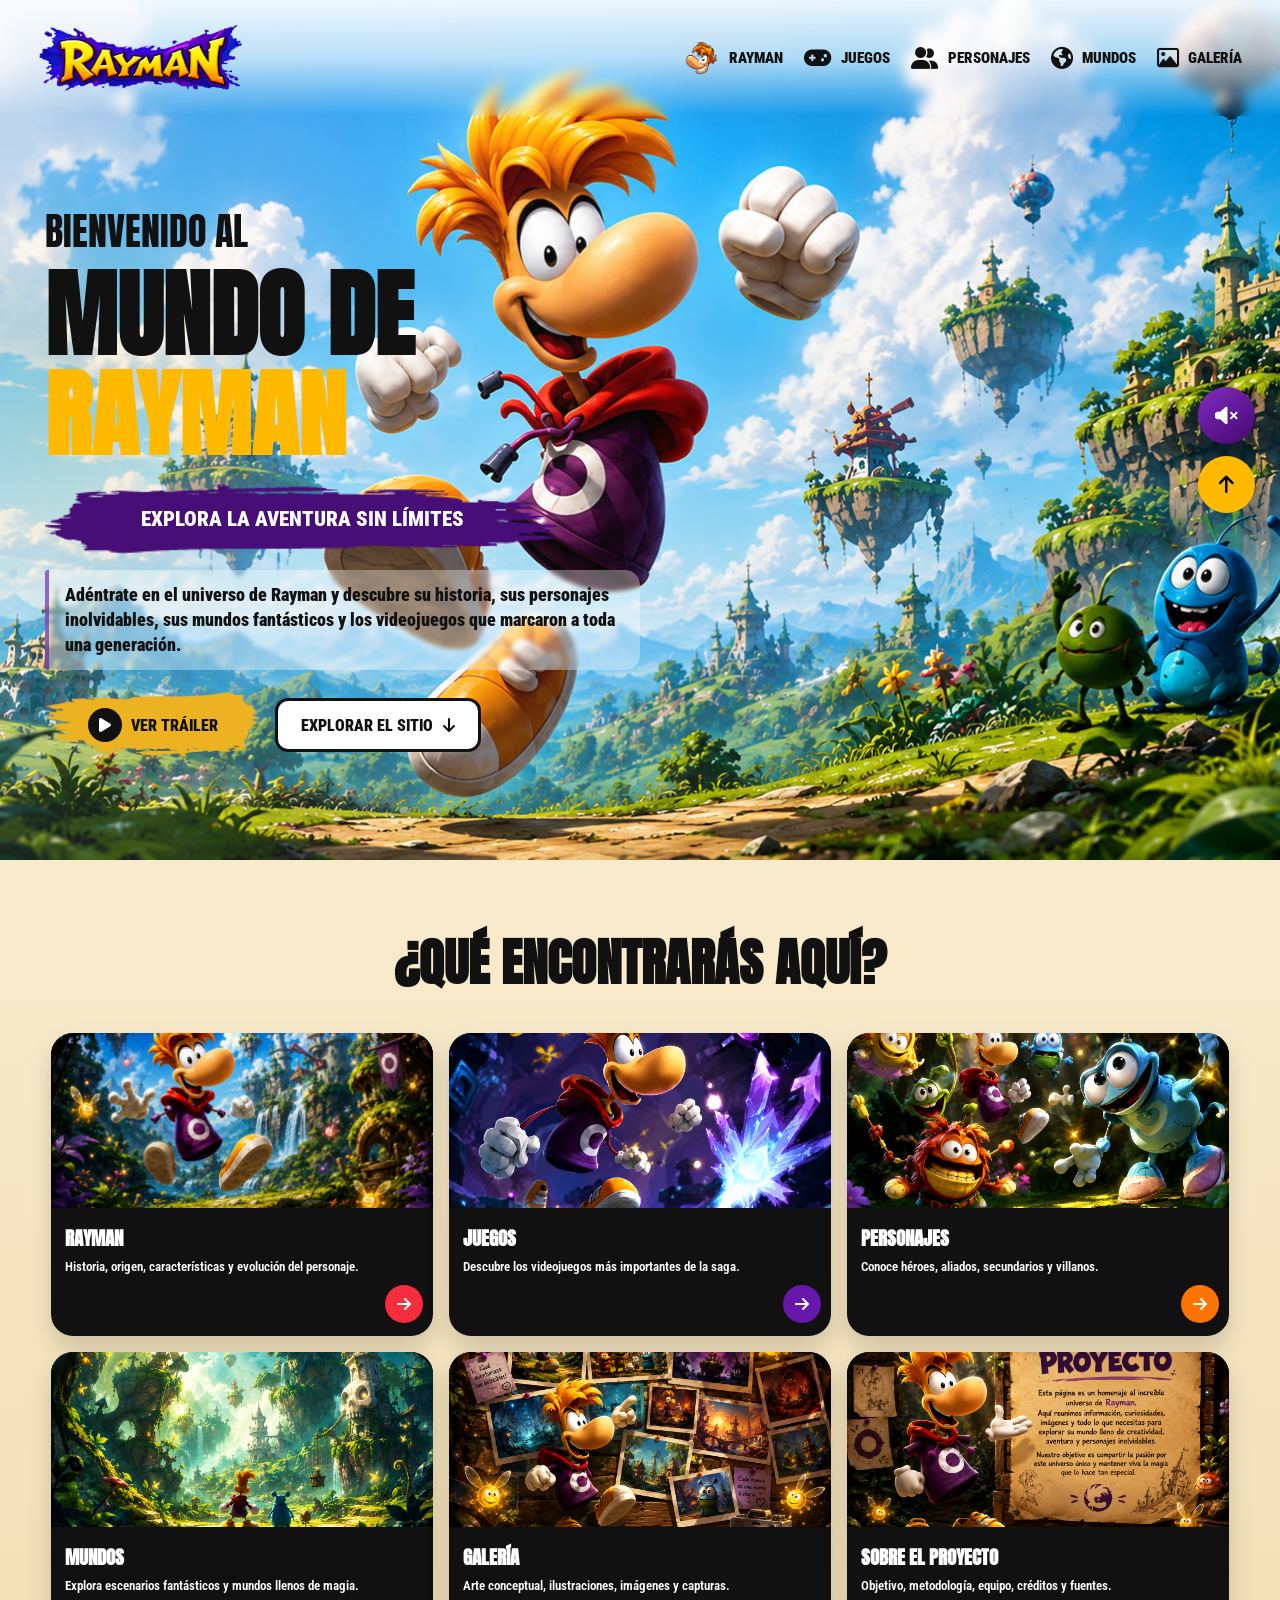
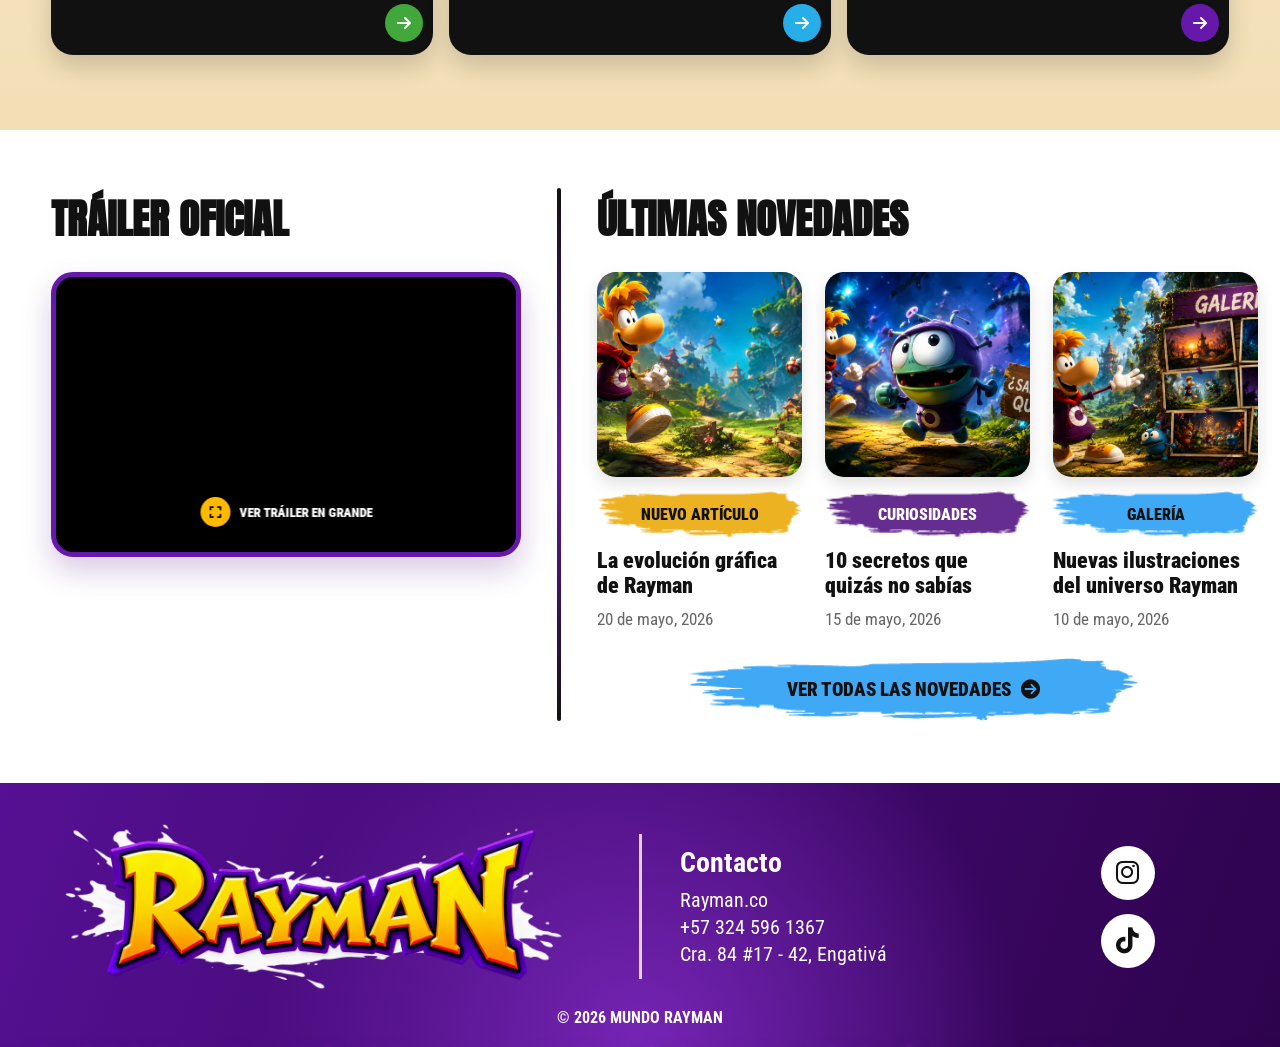
<file: index.html>
<!DOCTYPE html>
<html lang="es">

<head>

    <meta charset="UTF-8">

    <meta name="viewport"
          content="width=device-width, initial-scale=1.0">

    <meta name="description"
          content="Descubre el universo de Rayman, sus videojuegos, personajes, mundos, curiosidades y galería.">

    <title>Mundo Rayman | Inicio</title>

    <link rel="icon"
          type="image/png"
          href="img/CABEZA RAYMAN MENU SUPERIOR.png">

    <!-- CSS PRINCIPAL -->
    <link rel="stylesheet"
          href="estilos.css">

    <!-- CSS VENTANA SOBRE EL PROYECTO -->
    <link rel="stylesheet"
          href="proyecto-modal.css">

    <!-- ICONOS -->
    <link rel="stylesheet"
          href="https://cdnjs.cloudflare.com/ajax/libs/font-awesome/6.5.2/css/all.min.css">

    <!-- FUENTES -->
    <link rel="preconnect"
          href="https://fonts.googleapis.com">

    <link rel="preconnect"
          href="https://fonts.gstatic.com"
          crossorigin>

    <link href="https://fonts.googleapis.com/css2?family=Anton&family=Roboto+Condensed:wght@400;500;600;700;800;900&display=swap"
          rel="stylesheet">

</head>

<body>



<!-- =========================================================
     CURSOR
========================================================= -->

<div class="cursor-rayman"
     id="cursorRayman">

    <img src="img/MOUSE RAYMAN WEB.png"
         alt="">

</div>



<!-- =========================================================
     MÚSICA YOUTUBE
========================================================= -->

<div id="musicaYoutube"
     class="youtube-musica">
</div>



<!-- =========================================================
     LOADER
========================================================= -->

<div class="loader"
     id="loader">

    <div class="loader-contenido">

        <img src="img/RAYMAN LOGO MENU.png"
             alt="Rayman"
             class="loader-logo">

        <div class="loader-barra">

            <div class="loader-progreso"></div>

        </div>

        <p>
            CARGANDO AVENTURA...
        </p>

    </div>

</div>



<!-- =========================================================
     HEADER
========================================================= -->

<header class="header"
        id="header">

    <div class="header-fondo"></div>

    <div class="header-contenido">


        <a href="index.html"
           class="logo-principal">

            <img src="img/RAYMAN LOGO MENU.png"
                 alt="Rayman">

        </a>


        <nav class="nav-desktop">


            <a href="rayman.html"
               class="nav-link">

                <img src="img/CABEZA RAYMAN MENU SUPERIOR.png"
                     alt="Rayman"
                     class="nav-rayman-icon">

                <span>
                    RAYMAN
                </span>

            </a>


            <a href="juegos.html"
               class="nav-link">

                <i class="fa-solid fa-gamepad"></i>

                <span>
                    JUEGOS
                </span>

            </a>


            <a href="personajes.html"
               class="nav-link">

                <i class="fa-solid fa-user-group"></i>

                <span>
                    PERSONAJES
                </span>

            </a>


            <a href="mundos.html"
               class="nav-link">

                <i class="fa-solid fa-earth-americas"></i>

                <span>
                    MUNDOS
                </span>

            </a>


            <a href="galeria.html"
               class="nav-link">

                <i class="fa-regular fa-image"></i>

                <span>
                    GALERÍA
                </span>

            </a>


        </nav>


        <button class="hamburguesa"
                id="hamburguesa"
                aria-label="Abrir menú"
                aria-expanded="false">

            <span></span>
            <span></span>
            <span></span>

        </button>


    </div>

</header>



<!-- =========================================================
     MENU MOBILE
========================================================= -->

<div class="menu-overlay"
     id="menuOverlay">
</div>


<aside class="menu-mobile"
       id="menuMobile">


    <div class="menu-mobile-header">

        <a href="index.html">

            <img src="img/RAYMAN LOGO MENU.png"
                 alt="Rayman">

        </a>


        <button id="cerrarMenu"
                aria-label="Cerrar menú">

            <i class="fa-solid fa-xmark"></i>

        </button>

    </div>


    <a href="rayman.html"
       class="mobile-link">

        <img src="img/CABEZA RAYMAN MENU SUPERIOR.png"
             alt="Rayman">

        RAYMAN

    </a>


    <a href="juegos.html"
       class="mobile-link">

        <i class="fa-solid fa-gamepad"></i>

        JUEGOS

    </a>


    <a href="personajes.html"
       class="mobile-link">

        <i class="fa-solid fa-user-group"></i>

        PERSONAJES

    </a>


    <a href="mundos.html"
       class="mobile-link">

        <i class="fa-solid fa-earth-americas"></i>

        MUNDOS

    </a>


    <a href="galeria.html"
       class="mobile-link">

        <i class="fa-solid fa-images"></i>

        GALERÍA

    </a>


    <a href="proyecto.html"
       class="mobile-link">

        <i class="fa-solid fa-circle-info"></i>

        SOBRE EL PROYECTO

    </a>


</aside>



<main>



<!-- =========================================================
     HERO
========================================================= -->

<section class="hero"
         id="inicio">


    <div class="hero-overlay"></div>

    <div class="hero-luces"></div>


    <div class="hero-contenido">


        <div class="hero-textos">


            <p class="bienvenido hero-entrada">

                BIENVENIDO AL

            </p>


            <h1 class="titulo-hero hero-entrada">


                <span class="titulo-mundo">

                    MUNDO DE

                </span>


                <span class="titulo-rayman">

                    RAYMAN

                </span>


            </h1>



            <div class="pincel-banner hero-entrada">


                <img src="img/inicio/PINCEL MORADO BANNER.png"
                     alt="">


                <span>

                    EXPLORA LA AVENTURA SIN LÍMITES

                </span>


            </div>



            <div class="descripcion-caja hero-entrada">


                <p class="descripcion">

                    Adéntrate en el universo de Rayman y descubre
                    su historia, sus personajes inolvidables,
                    sus mundos fantásticos y los videojuegos
                    que marcaron a toda una generación.

                </p>


            </div>



            <div class="hero-botones hero-entrada">


                <a href="#trailer"
                   class="boton-pincel">

                    <img src="img/inicio/PINCEL AMARILLO TRAILER.png"
                         alt="">

                    <span>

                        <i class="fa-solid fa-play"></i>

                        VER TRÁILER

                    </span>

                </a>


                <a href="#explorar"
                   class="boton-explorar">

                    EXPLORAR EL SITIO

                    <i class="fa-solid fa-arrow-down"></i>

                </a>


            </div>


        </div>


    </div>


</section>



<!-- =========================================================
     QUE ENCONTRARÁS
========================================================= -->

<section class="explorar"
         id="explorar">


    <div class="explorar-contenido">


        <h2 class="titulo-seccion">

            ¿QUÉ ENCONTRARÁS AQUÍ?

        </h2>



        <div class="tarjetas"
             id="tarjetasExplorar">



            <a href="rayman.html"
               class="tarjeta tarjeta-pop">


                <div class="tarjeta-imagen">

                    <img src="img/inicio/RAYMAN SECCION 2.png"
                         alt="Rayman">

                </div>


                <div class="tarjeta-info">

                    <h3>
                        RAYMAN
                    </h3>


                    <p>
                        Historia, origen, características
                        y evolución del personaje.
                    </p>


                    <span class="flecha-card roja">

                        <i class="fa-solid fa-arrow-right"></i>

                    </span>


                </div>


            </a>



            <a href="juegos.html"
               class="tarjeta tarjeta-pop">


                <div class="tarjeta-imagen">

                    <img src="img/inicio/JUEGOS SECCION 2.png"
                         alt="Juegos">

                </div>


                <div class="tarjeta-info">

                    <h3>
                        JUEGOS
                    </h3>


                    <p>
                        Descubre los videojuegos más
                        importantes de la saga.
                    </p>


                    <span class="flecha-card morada">

                        <i class="fa-solid fa-arrow-right"></i>

                    </span>


                </div>


            </a>



            <a href="personajes.html"
               class="tarjeta tarjeta-pop">


                <div class="tarjeta-imagen">

                    <img src="img/inicio/PERSONAJES SECCION 2.png"
                         alt="Personajes">

                </div>


                <div class="tarjeta-info">

                    <h3>
                        PERSONAJES
                    </h3>


                    <p>
                        Conoce héroes, aliados,
                        secundarios y villanos.
                    </p>


                    <span class="flecha-card naranja">

                        <i class="fa-solid fa-arrow-right"></i>

                    </span>


                </div>


            </a>



            <a href="mundos.html"
               class="tarjeta tarjeta-pop">


                <div class="tarjeta-imagen">

                    <img src="img/inicio/MUNDOS SECCION 2.png"
                         alt="Mundos">

                </div>


                <div class="tarjeta-info">

                    <h3>
                        MUNDOS
                    </h3>


                    <p>
                        Explora escenarios fantásticos
                        y mundos llenos de magia.
                    </p>


                    <span class="flecha-card verde">

                        <i class="fa-solid fa-arrow-right"></i>

                    </span>


                </div>


            </a>



            <a href="galeria.html"
               class="tarjeta tarjeta-pop">


                <div class="tarjeta-imagen">

                    <img src="img/inicio/GALERIA SECCION 2.png"
                         alt="Galería">

                </div>


                <div class="tarjeta-info">

                    <h3>
                        GALERÍA
                    </h3>


                    <p>
                        Arte conceptual, ilustraciones,
                        imágenes y capturas.
                    </p>


                    <span class="flecha-card azul">

                        <i class="fa-solid fa-arrow-right"></i>

                    </span>


                </div>


            </a>



            <a href="proyecto.html"
               class="tarjeta tarjeta-pop">


                <div class="tarjeta-imagen">

                    <img src="img/inicio/SOBRE EL PROYECTO SECCION 2.png"
                         alt="Sobre el proyecto">

                </div>


                <div class="tarjeta-info">

                    <h3>
                        SOBRE EL PROYECTO
                    </h3>


                    <p>
                        Objetivo, metodología, equipo,
                        créditos y fuentes.
                    </p>


                    <span class="flecha-card morada">

                        <i class="fa-solid fa-arrow-right"></i>

                    </span>


                </div>


            </a>


        </div>


    </div>


</section>



<!-- =========================================================
     ZONA PARTICULAS
========================================================= -->

<div class="zona-particulas">


    <div class="particulas-globales"
         id="particulasGlobales">
    </div>



    <!-- =====================================================
         TRAILER + NOVEDADES
    ====================================================== -->

    <section class="novedades"
             id="trailer">


        <div class="novedades-contenedor">



            <!-- TRAILER -->

            <div class="trailer-columna animar-scroll">


                <h2>

                    TRÁILER OFICIAL

                </h2>



                <div class="trailer-box">


                    <iframe
                        src="https://www.youtube.com/embed/zFUZYpRIFUo?autoplay=1&mute=1&loop=1&playlist=zFUZYpRIFUo&rel=0"
                        title="Trailer oficial Rayman"
                        allow="autoplay; encrypted-media; picture-in-picture"
                        allowfullscreen>
                    </iframe>



                    <button class="abrir-trailer"
                            id="abrirTrailer">


                        <span class="play-grande">

                            <i class="fa-solid fa-expand"></i>

                        </span>


                        VER TRÁILER EN GRANDE


                    </button>


                </div>


            </div>



            <div class="separador"></div>



            <!-- =================================================
                 ULTIMAS NOVEDADES
            ================================================== -->

            <div class="noticias-columna animar-scroll">


                <h2>

                    ÚLTIMAS NOVEDADES

                </h2>



                <div class="noticias-grid">



                    <!-- ARTICULO -->

                    <a href="https://raymanpc.com/"
                       target="_blank"
                       rel="noopener noreferrer"
                       class="noticia">


                        <div class="noticia-imagen">

                            <img src="img/inicio/ARTICULO SECCION 3.png"
                                 alt="Artículo">

                        </div>



                        <div class="titulo-pincel-noticia">

                            <img src="img/inicio/PINCEL AMARILLO NUEVO ARTICULO.png"
                                 alt="">


                            <span>

                                NUEVO ARTÍCULO

                            </span>


                        </div>



                        <h3>

                            La evolución gráfica de Rayman

                        </h3>


                        <p>

                            20 de mayo, 2026

                        </p>


                    </a>



                    <!-- CURIOSIDADES -->

                    <a href="https://raymanpc.com/wiki/es/Rayman"
                       target="_blank"
                       rel="noopener noreferrer"
                       class="noticia">


                        <div class="noticia-imagen">

                            <img src="img/inicio/CURIOSIDADES SECCION 3.png"
                                 alt="Curiosidades">

                        </div>



                        <div class="titulo-pincel-noticia">

                            <img src="img/inicio/PINCEL MORADO CURIOSIDADES.png"
                                 alt="">


                            <span class="texto-blanco">

                                CURIOSIDADES

                            </span>


                        </div>



                        <h3>

                            10 secretos que quizás no sabías

                        </h3>


                        <p>

                            15 de mayo, 2026

                        </p>


                    </a>



                    <!-- GALERIA -->

                    <a href="https://cl.pinterest.com/pin/336433034685140888/"
                       target="_blank"
                       rel="noopener noreferrer"
                       class="noticia">


                        <div class="noticia-imagen">

                            <img src="img/inicio/GALERIA SECCION 3.png"
                                 alt="Galería">

                        </div>



                        <div class="titulo-pincel-noticia">

                            <img src="img/inicio/PINCEL AZUL GALERIA.png"
                                 alt="">


                            <span>

                                GALERÍA

                            </span>


                        </div>



                        <h3>

                            Nuevas ilustraciones del universo Rayman

                        </h3>


                        <p>

                            10 de mayo, 2026

                        </p>


                    </a>


                </div>



                <a href="https://mundo-de-rayman.foroactivo.com/"
                   target="_blank"
                   rel="noopener noreferrer"
                   class="boton-todas">


                    <img src="img/inicio/PINCEL AZUL VER TODAS LAS NOVEDADES.png"
                         alt="">


                    <span>

                        VER TODAS LAS NOVEDADES

                        <i class="fa-solid fa-circle-arrow-right"></i>

                    </span>


                </a>


            </div>


        </div>


    </section>



    <!-- =====================================================
         FOOTER
    ====================================================== -->

    <footer class="footer">


        <div class="footer-contenido">


            <div class="footer-logo">


                <img src="img/RAYMAN FOOTER.png"
                     alt="Rayman">


            </div>



            <div class="footer-linea"></div>



            <div class="footer-contacto">


                <h3>

                    Contacto

                </h3>


                <p>

                    Rayman.co

                </p>


                <p>

                    +57 324 596 1367

                </p>


                <p>

                    Cra. 84 #17 - 42, Engativá

                </p>


            </div>



            <!-- REDES -->

            <div class="footer-redes">


                <!-- INSTAGRAM -->

                <a href="https://www.instagram.com/rayman_game/?hl=es-la"
                   target="_blank"
                   rel="noopener noreferrer"
                   aria-label="Instagram de Rayman"
                   title="Instagram de Rayman">


                    <i class="fa-brands fa-instagram"></i>


                </a>



                <!-- TIKTOK -->

                <a href="https://www.tiktok.com/@raymanadventuresfan"
                   target="_blank"
                   rel="noopener noreferrer"
                   aria-label="TikTok de Rayman"
                   title="TikTok de Rayman">


                    <i class="fa-brands fa-tiktok"></i>


                </a>


            </div>


        </div>



        <p class="footer-copy">

            © 2026 MUNDO RAYMAN

        </p>


    </footer>


</div>


</main>



<!-- =========================================================
     CONTROLES FLOTANTES
========================================================= -->

<div class="controles-flotantes">


    <button class="control-circular musica-control"
            id="botonMusica"
            aria-label="Activar música"
            title="Activar música">


        <i class="fa-solid fa-volume-xmark"
           id="iconoMusica"></i>


        <span class="ondas-musica">

            <span></span>

            <span></span>

            <span></span>

        </span>


    </button>



    <button class="control-circular boton-arriba"
            id="botonArriba"
            aria-label="Volver al inicio">

        <i class="fa-solid fa-arrow-up"></i>

    </button>


</div>



<!-- =========================================================
     MODAL TRAILER
========================================================= -->

<div class="trailer-modal"
     id="trailerModal">


    <div class="trailer-modal-fondo"
         id="cerrarFondoTrailer">
    </div>


    <div class="trailer-modal-contenido">


        <button class="cerrar-trailer"
                id="cerrarTrailer"
                aria-label="Cerrar tráiler">

            <i class="fa-solid fa-xmark"></i>

        </button>


        <div class="modal-video">

            <iframe
                id="iframeModal"
                src=""
                title="Trailer Rayman ampliado"
                allow="autoplay; encrypted-media; picture-in-picture"
                allowfullscreen>
            </iframe>

        </div>


    </div>


</div>



<!-- =========================================================
     YOUTUBE + JS
========================================================= -->

<script src="https://www.youtube.com/iframe_api"></script>

<script src="script.js"></script>


    <!-- JS PROPIO DE LA PÁGINA -->
    <script src="script.js"></script>

    <!-- VENTANA SOBRE EL PROYECTO -->
    <script src="proyecto-modal.js"></script>

</body>
</html>
</file>
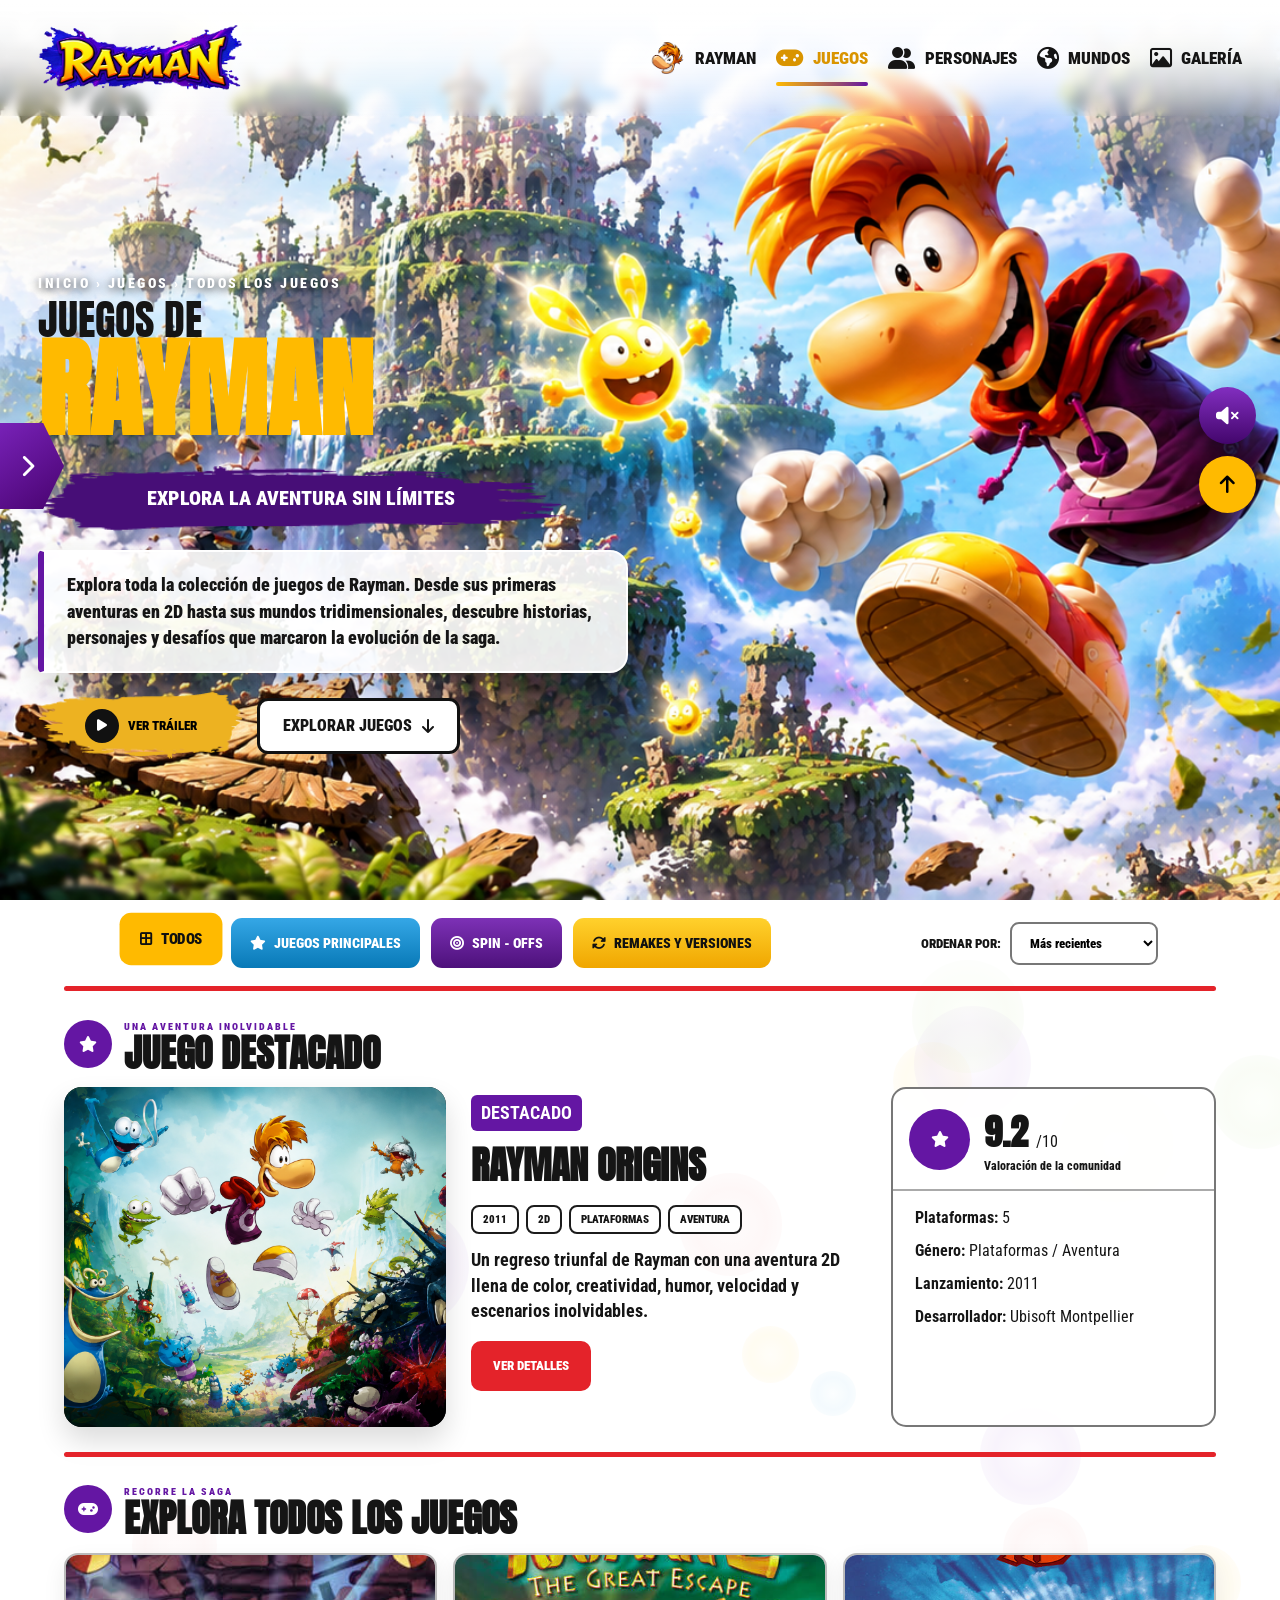
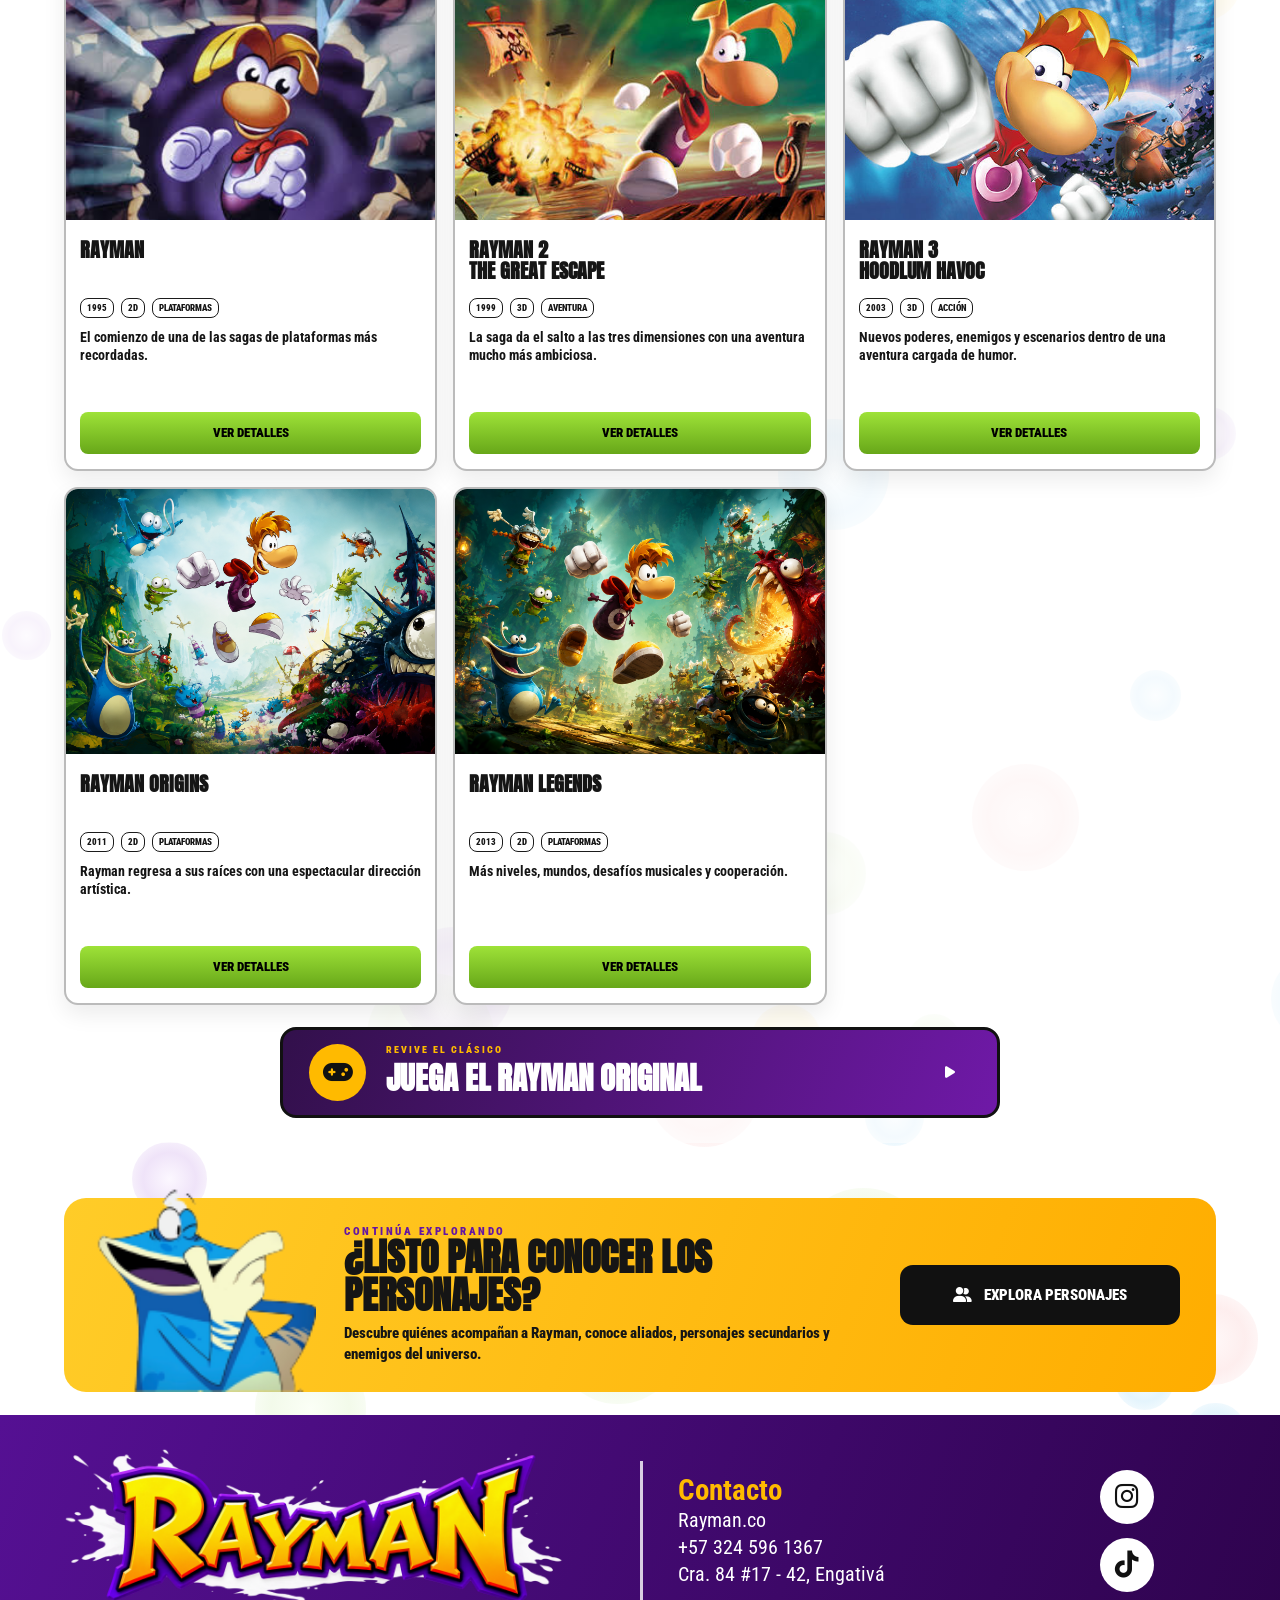
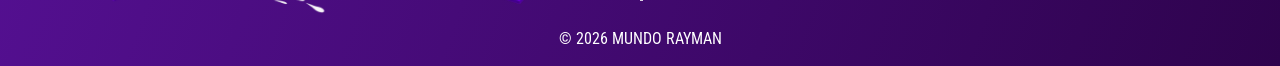
<file: juegos.html>
<!DOCTYPE html>
<html lang="es">

<head>
    <meta charset="UTF-8">

    <meta
        name="viewport"
        content="width=device-width, initial-scale=1.0"
    >

    <meta
        name="description"
        content="Explora los videojuegos del universo de Rayman."
    >

    <title>Juegos | Mundo Rayman</title>

    <link
        rel="icon"
        href="img/CABEZA RAYMAN MENU SUPERIOR.png"
    >

    <link
        rel="stylesheet"
        href="juegos.css"
    >

    <link
        rel="stylesheet"
        href="https://cdnjs.cloudflare.com/ajax/libs/font-awesome/6.5.2/css/all.min.css"
    >

    <link
        rel="preconnect"
        href="https://fonts.googleapis.com"
    >

    <link
        rel="preconnect"
        href="https://fonts.gstatic.com"
        crossorigin
    >

    <link
        href="https://fonts.googleapis.com/css2?family=Anton&family=Roboto+Condensed:wght@400;500;600;700;800;900&display=swap"
        rel="stylesheet"
    >
</head>


<body>


<!-- =========================================================
     CURSOR
========================================================= -->

<div
    class="cursor-rayman"
    id="cursorRayman"
>
    <img
        src="img/MOUSE RAYMAN WEB.png"
        alt=""
    >
</div>


<!-- =========================================================
     MUSICA
========================================================= -->

<div
    id="musicaYoutube"
    class="youtube-musica"
></div>


<!-- =========================================================
     HEADER PRINCIPAL
========================================================= -->

<header
    class="header"
    id="header"
>

    <div class="header-bg"></div>

    <div class="header-content">

        <a
            href="index.html"
            class="main-logo"
        >
            <img
                src="img/RAYMAN LOGO MENU.png"
                alt="Rayman"
            >
        </a>


        <nav class="desktop-menu">

            <a
                href="rayman.html"
                class="menu-link"
            >
                <img
                    src="img/CABEZA RAYMAN MENU SUPERIOR.png"
                    alt=""
                    class="rayman-head"
                >

                <span>RAYMAN</span>
            </a>


            <a
                href="juegos.html"
                class="menu-link activo"
            >
                <i class="fa-solid fa-gamepad"></i>

                <span>JUEGOS</span>
            </a>


            <a
                href="personajes.html"
                class="menu-link"
            >
                <i class="fa-solid fa-user-group"></i>

                <span>PERSONAJES</span>
            </a>


            <a
                href="mundos.html"
                class="menu-link"
            >
                <i class="fa-solid fa-earth-americas"></i>

                <span>MUNDOS</span>
            </a>


            <a
                href="galeria.html"
                class="menu-link"
            >
                <i class="fa-regular fa-image"></i>

                <span>GALERÍA</span>
            </a>

        </nav>


        <button
            class="hamburger"
            id="hamburger"
            aria-label="Abrir menú"
        >
            <span></span>
            <span></span>
            <span></span>
        </button>

    </div>

</header>


<!-- =========================================================
     OVERLAY MOBILE
========================================================= -->

<div
    class="mobile-overlay"
    id="mobileOverlay"
></div>


<!-- =========================================================
     MENU MOBILE
========================================================= -->

<aside
    class="mobile-menu"
    id="mobileMenu"
>

    <div class="mobile-menu-top">

        <a href="index.html">
            <img
                src="img/RAYMAN LOGO MENU.png"
                alt="Rayman"
            >
        </a>


        <button
            id="closeMobile"
            aria-label="Cerrar menú"
        >
            <i class="fa-solid fa-xmark"></i>
        </button>

    </div>


    <nav class="mobile-main-nav">

        <a
            href="rayman.html"
            class="mobile-item"
        >
            <img
                src="img/CABEZA RAYMAN MENU SUPERIOR.png"
                alt=""
            >

            <span>RAYMAN</span>
        </a>


        <a
            href="juegos.html"
            class="mobile-item activo"
        >
            <i class="fa-solid fa-gamepad"></i>

            <span>JUEGOS</span>
        </a>


        <a
            href="personajes.html"
            class="mobile-item"
        >
            <i class="fa-solid fa-user-group"></i>

            <span>PERSONAJES</span>
        </a>


        <a
            href="mundos.html"
            class="mobile-item"
        >
            <i class="fa-solid fa-earth-americas"></i>

            <span>MUNDOS</span>
        </a>


        <a
            href="galeria.html"
            class="mobile-item"
        >
            <i class="fa-solid fa-images"></i>

            <span>GALERÍA</span>
        </a>


        <a
            href="proyecto.html"
            class="mobile-item"
        >
            <i class="fa-solid fa-circle-info"></i>

            <span>SOBRE EL PROYECTO</span>
        </a>

    </nav>


    <div class="mobile-games-divider"></div>


    <!-- =====================================================
         SUBMENU JUEGOS MOBILE
    ====================================================== -->

    <div class="mobile-games-head">

        <img
            src="img/JUEGOS/RAYMAN JUEGOS MORADO.png"
            alt="Rayman Juegos"
        >

        <h2>
            JUEGOS
        </h2>

    </div>


    <nav class="mobile-games-nav">

        <a
            href="#todosLosJuegos"
            class="mobile-games-link active"
            data-mobile-filter="all"
        >

            <img
                src="img/JUEGOS/TODOS LOS JUEGOS MENU.png"
                alt=""
            >

            <span>
                TODOS LOS JUEGOS
            </span>

        </a>


        <a
            href="#juegoDestacado"
            class="mobile-games-link"
            data-mobile-filter="principal"
        >

            <img
                src="img/JUEGOS/JUEGOS PRINCIPALES MENU.png"
                alt=""
            >

            <span>
                JUEGOS PRINCIPALES
            </span>

        </a>


        <a
            href="#todosLosJuegos"
            class="mobile-games-link"
            data-mobile-filter="spinoff"
        >

            <img
                src="img/JUEGOS/SPINS OFF MENU.png"
                alt=""
            >

            <span>
                SPIN - OFFS
            </span>

        </a>


        <a
            href="#todosLosJuegos"
            class="mobile-games-link"
            data-mobile-filter="remake"
        >

            <img
                src="img/JUEGOS/REMAKES MENU.png"
                alt=""
            >

            <span>
                REMAKES
            </span>

        </a>

    </nav>

</aside>


<!-- =========================================================
     MENU EXTRA MORADO PC
========================================================= -->

<div
    class="games-panel-overlay"
    id="gamesPanelOverlay"
></div>


<aside
    class="games-panel"
    id="gamesPanel"
>

    <div class="games-panel-bg">
        <img
            src="img/JUEGOS/MENU LATERAL JUEGOS MORADO.png"
            alt=""
        >
    </div>


    <div class="games-panel-content">


        <a
            href="index.html"
            class="panel-main-logo"
        >
            <img
                src="img/RAYMAN LOGO MENU.png"
                alt="Rayman"
            >
        </a>


        <div class="games-rayman">
            <img
                src="img/JUEGOS/RAYMAN JUEGOS MORADO.png"
                alt="Rayman"
            >
        </div>


        <h2 class="games-panel-title">
            JUEGOS
        </h2>


        <nav class="games-panel-nav">


            <a
                href="#todosLosJuegos"
                class="games-panel-link active"
                data-panel-filter="all"
            >

                <img
                    src="img/JUEGOS/TODOS LOS JUEGOS MENU.png"
                    alt=""
                >

                <span>
                    TODOS LOS JUEGOS
                </span>

            </a>


            <a
                href="#juegoDestacado"
                class="games-panel-link"
                data-panel-filter="principal"
            >

                <img
                    src="img/JUEGOS/JUEGOS PRINCIPALES MENU.png"
                    alt=""
                >

                <span>
                    JUEGOS PRINCIPALES
                </span>

            </a>


            <a
                href="#todosLosJuegos"
                class="games-panel-link"
                data-panel-filter="spinoff"
            >

                <img
                    src="img/JUEGOS/SPINS OFF MENU.png"
                    alt=""
                >

                <span>
                    SPIN - OFFS
                </span>

            </a>


            <a
                href="#todosLosJuegos"
                class="games-panel-link"
                data-panel-filter="remake"
            >

                <img
                    src="img/JUEGOS/REMAKES MENU.png"
                    alt=""
                >

                <span>
                    REMAKES
                </span>

            </a>

        </nav>

    </div>


    <button
        class="games-panel-toggle"
        id="gamesPanelToggle"
        aria-label="Abrir menú de juegos"
    >
        <i class="fa-solid fa-chevron-right"></i>
    </button>

</aside>


<!-- =========================================================
     MAIN
========================================================= -->

<main>


<!-- =========================================================
     HERO
========================================================= -->

<section class="games-hero">

    <div class="games-hero-bg"></div>

    <div class="games-top-fade"></div>


    <div class="games-hero-content">


        <p class="hero-eyebrow">
            INICIO › JUEGOS › TODOS LOS JUEGOS
        </p>


        <p class="hero-kicker">
            JUEGOS DE
        </p>


        <h1>
            RAYMAN
        </h1>


        <div class="hero-purple-brush">

            <img
                src="img/JUEGOS/PINCEL MORADO BANNER.png"
                alt=""
            >

            <span>
                EXPLORA LA AVENTURA SIN LÍMITES
            </span>

        </div>


        <div class="hero-description">

            <p>
                Explora toda la colección de juegos de Rayman.
                Desde sus primeras aventuras en 2D hasta sus mundos
                tridimensionales, descubre historias, personajes y
                desafíos que marcaron la evolución de la saga.
            </p>

        </div>


        <div class="hero-actions">


            <button
                class="hero-trailer"
                id="heroTrailerButton"
            >

                <img
                    src="img/JUEGOS/PINCEL AMARILLO TRAILER.png"
                    alt=""
                >

                <span>
                    <i class="fa-solid fa-play"></i>

                    VER TRÁILER
                </span>

            </button>


            <a
                href="#todosLosJuegos"
                class="hero-explore"
            >
                EXPLORAR JUEGOS

                <i class="fa-solid fa-arrow-down"></i>
            </a>

        </div>

    </div>

</section>


<!-- =========================================================
     CONTENIDO
========================================================= -->

<div class="games-content-zone">


    <div
        class="background-bubbles"
        id="backgroundBubbles"
    ></div>


    <div
        class="games-rising-particles"
        id="gamesRisingParticles"
    ></div>


    <!-- =====================================================
         FILTROS
    ====================================================== -->

    <section
        class="games-filter-section"
        id="todosLosJuegos"
    >

        <div class="games-container">

            <div class="games-filter-menu reveal">


                <button
                    class="game-filter-button active"
                    data-filter="all"
                >
                    <i class="fa-solid fa-border-all"></i>

                    TODOS
                </button>


                <button
                    class="game-filter-button"
                    data-filter="principal"
                >
                    <i class="fa-solid fa-star"></i>

                    JUEGOS PRINCIPALES
                </button>


                <button
                    class="game-filter-button"
                    data-filter="spinoff"
                >
                    <i class="fa-solid fa-bullseye"></i>

                    SPIN - OFFS
                </button>


                <button
                    class="game-filter-button"
                    data-filter="remake"
                >
                    <i class="fa-solid fa-rotate"></i>

                    REMAKES Y VERSIONES
                </button>

            </div>


            <div class="games-sort">

                <span>
                    ORDENAR POR:
                </span>


                <select id="gamesSort">

                    <option value="recent">
                        Más recientes
                    </option>

                    <option value="old">
                        Más antiguos
                    </option>

                    <option value="name">
                        Nombre
                    </option>

                </select>

            </div>

        </div>

    </section>


    <div class="red-section-divider"></div>


    <!-- =====================================================
         DESTACADO
    ====================================================== -->

    <section
        class="featured-game-section"
        id="juegoDestacado"
    >

        <div class="games-container">


            <header class="section-title reveal">

                <i class="fa-solid fa-star"></i>

                <div>

                    <small>
                        UNA AVENTURA INOLVIDABLE
                    </small>

                    <h2>
                        JUEGO DESTACADO
                    </h2>

                </div>

            </header>


            <div class="featured-game reveal-card">


                <button
                    class="featured-cover open-game-modal"
                    data-game="origins"
                >

                    <img
                        src="img/JUEGOS/SECCION 3 RAYMAN ORIGINS.png"
                        alt="Rayman Origins"
                    >

                    <span class="cover-hover">

                        <i class="fa-solid fa-play"></i>

                        VER JUEGO

                    </span>

                </button>


                <div class="featured-game-copy">

                    <p class="featured-label">
                        DESTACADO
                    </p>


                    <h3>
                        RAYMAN ORIGINS
                    </h3>


                    <div class="game-tags">

                        <span>2011</span>
                        <span>2D</span>
                        <span>PLATAFORMAS</span>
                        <span>AVENTURA</span>

                    </div>


                    <p>
                        Un regreso triunfal de Rayman con una aventura
                        2D llena de color, creatividad, humor, velocidad
                        y escenarios inolvidables.
                    </p>


                    <button
                        class="details-button open-game-modal"
                        data-game="origins"
                    >
                        VER DETALLES
                    </button>

                </div>


                <div class="featured-score">

                    <div class="score-top">

                        <span class="score-star">
                            <i class="fa-solid fa-star"></i>
                        </span>


                        <div>

                            <strong>
                                9.2
                            </strong>

                            <span>/10</span>

                            <small>
                                Valoración de la comunidad
                            </small>

                        </div>

                    </div>


                    <ul>

                        <li>
                            <strong>Plataformas:</strong>
                            5
                        </li>

                        <li>
                            <strong>Género:</strong>
                            Plataformas / Aventura
                        </li>

                        <li>
                            <strong>Lanzamiento:</strong>
                            2011
                        </li>

                        <li>
                            <strong>Desarrollador:</strong>
                            Ubisoft Montpellier
                        </li>

                    </ul>

                </div>

            </div>

        </div>

    </section>


    <div class="red-section-divider"></div>


    <!-- =====================================================
         TODOS LOS JUEGOS
    ====================================================== -->

    <section class="all-games-section">

        <div class="games-container">


            <header class="section-title reveal">

                <i class="fa-solid fa-gamepad"></i>

                <div>

                    <small>
                        RECORRE LA SAGA
                    </small>

                    <h2>
                        EXPLORA TODOS LOS JUEGOS
                    </h2>

                </div>

            </header>


            <div
                class="games-grid"
                id="gamesGrid"
            >


                <!-- RAYMAN -->

                <article
                    class="game-card reveal-card"
                    data-category="principal"
                    data-year="1995"
                    data-name="Rayman"
                >

                    <button
                        class="game-card-image open-game-modal"
                        data-game="rayman1"
                    >

                        <img
                            src="img/JUEGOS/SECCION 3 RAYMAN.png"
                            alt="Rayman"
                        >

                        <span class="game-card-play">
                            <i class="fa-solid fa-play"></i>
                        </span>

                    </button>


                    <div class="game-card-body">

                        <h3>
                            RAYMAN
                        </h3>


                        <div class="game-tags">

                            <span>1995</span>
                            <span>2D</span>
                            <span>PLATAFORMAS</span>

                        </div>


                        <p>
                            El comienzo de una de las sagas
                            de plataformas más recordadas.
                        </p>


                        <button
                            class="game-card-button open-game-modal"
                            data-game="rayman1"
                        >
                            VER DETALLES
                        </button>

                    </div>

                </article>


                <!-- RAYMAN 2 -->

                <article
                    class="game-card reveal-card"
                    data-category="principal"
                    data-year="1999"
                    data-name="Rayman 2"
                >

                    <button
                        class="game-card-image open-game-modal"
                        data-game="rayman2"
                    >

                        <img
                            src="img/JUEGOS/SECCION 3 RAYMAN 2.png"
                            alt="Rayman 2"
                        >

                        <span class="game-card-play">
                            <i class="fa-solid fa-play"></i>
                        </span>

                    </button>


                    <div class="game-card-body">

                        <h3>
                            RAYMAN 2
                            <br>
                            THE GREAT ESCAPE
                        </h3>


                        <div class="game-tags">

                            <span>1999</span>
                            <span>3D</span>
                            <span>AVENTURA</span>

                        </div>


                        <p>
                            La saga da el salto a las tres dimensiones
                            con una aventura mucho más ambiciosa.
                        </p>


                        <button
                            class="game-card-button open-game-modal"
                            data-game="rayman2"
                        >
                            VER DETALLES
                        </button>

                    </div>

                </article>


                <!-- RAYMAN 3 -->

                <article
                    class="game-card reveal-card"
                    data-category="principal"
                    data-year="2003"
                    data-name="Rayman 3"
                >

                    <button
                        class="game-card-image open-game-modal"
                        data-game="rayman3"
                    >

                        <img
                            src="img/JUEGOS/SECCION 3 RAYMAN 3.png"
                            alt="Rayman 3"
                        >

                        <span class="game-card-play">
                            <i class="fa-solid fa-play"></i>
                        </span>

                    </button>


                    <div class="game-card-body">

                        <h3>
                            RAYMAN 3
                            <br>
                            HOODLUM HAVOC
                        </h3>


                        <div class="game-tags">

                            <span>2003</span>
                            <span>3D</span>
                            <span>ACCIÓN</span>

                        </div>


                        <p>
                            Nuevos poderes, enemigos y escenarios
                            dentro de una aventura cargada de humor.
                        </p>


                        <button
                            class="game-card-button open-game-modal"
                            data-game="rayman3"
                        >
                            VER DETALLES
                        </button>

                    </div>

                </article>


                <!-- ORIGINS -->

                <article
                    class="game-card reveal-card"
                    data-category="principal remake"
                    data-year="2011"
                    data-name="Rayman Origins"
                >

                    <button
                        class="game-card-image open-game-modal"
                        data-game="origins"
                    >

                        <img
                            src="img/JUEGOS/SECCION 3 RAYMAN ORIGINS.png"
                            alt="Rayman Origins"
                        >

                        <span class="game-card-play">
                            <i class="fa-solid fa-play"></i>
                        </span>

                    </button>


                    <div class="game-card-body">

                        <h3>
                            RAYMAN ORIGINS
                        </h3>


                        <div class="game-tags">

                            <span>2011</span>
                            <span>2D</span>
                            <span>PLATAFORMAS</span>

                        </div>


                        <p>
                            Rayman regresa a sus raíces con
                            una espectacular dirección artística.
                        </p>


                        <button
                            class="game-card-button open-game-modal"
                            data-game="origins"
                        >
                            VER DETALLES
                        </button>

                    </div>

                </article>


                <!-- LEGENDS -->

                <article
                    class="game-card reveal-card"
                    data-category="principal"
                    data-year="2013"
                    data-name="Rayman Legends"
                >

                    <button
                        class="game-card-image open-game-modal"
                        data-game="legends"
                    >

                        <img
                            src="img/JUEGOS/SECCION 3 RAYMAN LEGENDS.png"
                            alt="Rayman Legends"
                        >

                        <span class="game-card-play">
                            <i class="fa-solid fa-play"></i>
                        </span>

                    </button>


                    <div class="game-card-body">

                        <h3>
                            RAYMAN LEGENDS
                        </h3>


                        <div class="game-tags">

                            <span>2013</span>
                            <span>2D</span>
                            <span>PLATAFORMAS</span>

                        </div>


                        <p>
                            Más niveles, mundos, desafíos musicales
                            y cooperación.
                        </p>


                        <button
                            class="game-card-button open-game-modal"
                            data-game="legends"
                        >
                            VER DETALLES
                        </button>

                    </div>

                </article>

            </div>


            <div
                class="empty-filter-message"
                id="emptyFilterMessage"
            >

                <i class="fa-solid fa-gamepad"></i>

                <h3>
                    NO HAY JUEGOS EN ESTA CATEGORÍA
                </h3>

            </div>


            <!-- =================================================
                 JUGAR RAYMAN
            ================================================== -->

            <div class="play-original-zone reveal">

                <button
                    class="play-original-button"
                    id="playOriginalButton"
                >

                    <span class="play-original-icon">
                        <i class="fa-solid fa-gamepad"></i>
                    </span>


                    <span class="play-original-text">

                        <small>
                            REVIVE EL CLÁSICO
                        </small>

                        <strong>
                            JUEGA EL RAYMAN ORIGINAL
                        </strong>

                    </span>


                    <i
                        class="fa-solid fa-play play-original-arrow"
                    ></i>

                </button>

            </div>

        </div>

    </section>


    <!-- =====================================================
         CTA
    ====================================================== -->

    <section class="games-cta">

        <div class="cta-frog">

            <img
                src="img/JUEGOS/RANA JUEGOS.png"
                alt="Personaje Rayman"
            >

        </div>


        <div class="cta-copy">

            <small>
                CONTINÚA EXPLORANDO
            </small>


            <h2>
                ¿LISTO PARA CONOCER LOS PERSONAJES?
            </h2>


            <p>
                Descubre quiénes acompañan a Rayman,
                conoce aliados, personajes secundarios
                y enemigos del universo.
            </p>

        </div>


        <a
            href="personajes.html"
            class="cta-button"
        >

            <i class="fa-solid fa-user-group"></i>

            <span>
                EXPLORA PERSONAJES
            </span>

        </a>

    </section>


</div>


</main>


<!-- =========================================================
     FOOTER
========================================================= -->

<div class="footer-zone">

    <div
        class="footer-particles"
        id="footerParticles"
    ></div>


    <footer class="footer">

        <div class="footer-content">


            <div class="footer-logo">

                <img
                    src="img/RAYMAN FOOTER.png"
                    alt="Rayman"
                >

            </div>


            <div class="footer-divider"></div>


            <div class="footer-contact">

                <h3>
                    Contacto
                </h3>

                <p>
                    Rayman.co
                </p>

                <p>
                    +57 324 596 1367
                </p>

                <p>
                    Cra. 84 #17 - 42, Engativá
                </p>

            </div>


            <div class="footer-social">

                <a
                    href="https://www.instagram.com/rayman_game/?hl=es-la"
                    target="_blank"
                    rel="noopener noreferrer"
                >
                    <i class="fa-brands fa-instagram"></i>
                </a>


                <a
                    href="https://www.tiktok.com/@raymanadventuresfan"
                    target="_blank"
                    rel="noopener noreferrer"
                >
                    <i class="fa-brands fa-tiktok"></i>
                </a>

            </div>

        </div>


        <p class="copyright">
            © 2026 MUNDO RAYMAN
        </p>

    </footer>

</div>


<!-- =========================================================
     BOTONES FLOTANTES
========================================================= -->

<div class="floating-controls">

    <button
        class="floating-button music-button"
        id="musicButton"
    >
        <i
            class="fa-solid fa-volume-xmark"
            id="musicIcon"
        ></i>
    </button>


    <button
        class="floating-button top-button"
        id="topButton"
    >
        <i class="fa-solid fa-arrow-up"></i>
    </button>

</div>


<!-- =========================================================
     MODAL INFORMACION
========================================================= -->

<div
    class="game-modal"
    id="gameModal"
>

    <div
        class="game-modal-overlay"
        id="gameModalOverlay"
    ></div>


    <div class="game-modal-window">

        <button
            class="game-modal-close"
            id="gameModalClose"
        >
            <i class="fa-solid fa-xmark"></i>
        </button>


        <div class="modal-video-wrapper">

            <iframe
                id="gameModalVideo"
                src=""
                title="Trailer"
                allow="autoplay; encrypted-media; picture-in-picture"
                allowfullscreen
            ></iframe>

        </div>


        <div class="game-modal-info">

            <div class="modal-game-heading">

                <div>

                    <small id="modalGameYear"></small>

                    <h2 id="modalGameTitle"></h2>

                    <p id="modalGameSubtitle"></p>

                </div>


                <div class="modal-score">

                    <i class="fa-solid fa-star"></i>

                    <strong id="modalGameScore"></strong>

                    <span>/10</span>

                </div>

            </div>


            <div class="modal-game-columns">

                <div>

                    <h3>
                        SOBRE EL JUEGO
                    </h3>


                    <p
                        id="modalGameDescription"
                        class="modal-description"
                    ></p>


                    <div class="modal-data">

                        <div>
                            <span>GÉNERO</span>

                            <strong id="modalGenre"></strong>
                        </div>


                        <div>
                            <span>DESARROLLADOR</span>

                            <strong id="modalDeveloper"></strong>
                        </div>


                        <div>
                            <span>LANZAMIENTO</span>

                            <strong id="modalRelease"></strong>
                        </div>

                    </div>

                </div>


                <div>

                    <h3>
                        DISPONIBLE EN
                    </h3>


                    <div
                        class="platform-list"
                        id="platformList"
                    ></div>

                </div>

            </div>

        </div>

    </div>

</div>


<!-- =========================================================
     MODAL JUEGOS JUGABLES
========================================================= -->

<div
    class="original-game-modal"
    id="originalGameModal"
>

    <div
        class="original-game-backdrop"
        id="originalGameBackdrop"
    ></div>


    <div class="original-game-window">

        <div class="original-game-header">

            <div>

                <small>
                    JUEGA DIRECTAMENTE
                </small>

                <h2>
                    UNIVERSO RAYMAN
                </h2>

            </div>


            <button
                id="closeOriginalGame"
                class="close-original-game"
            >
                <i class="fa-solid fa-xmark"></i>
            </button>

        </div>


        <div class="original-game-info">

            <div
                class="game-info-number"
                id="playableGameNumber"
            >
                01
            </div>


            <div class="game-info-copy">

                <small id="playableGameYear">
                    1995
                </small>


                <h3 id="playableGameTitle">
                    RAYMAN
                </h3>


                <p id="playableGameDescription">
                    Revive una aventura clásica del universo Rayman.
                </p>

            </div>

        </div>


        <div class="original-game-frame-wrapper">

            <button
                class="game-switch-arrow previous-game"
                id="previousPlayableGame"
            >
                <i class="fa-solid fa-chevron-left"></i>
            </button>


            <div
                class="original-game-frame"
                id="originalGameFrame"
            ></div>


            <button
                class="game-switch-arrow next-game"
                id="nextPlayableGame"
            >
                <i class="fa-solid fa-chevron-right"></i>
            </button>

        </div>


        <div class="playable-game-dots">

            <button
                class="playable-dot active"
                data-playable-index="0"
            ></button>

            <button
                class="playable-dot"
                data-playable-index="1"
            ></button>

            <button
                class="playable-dot"
                data-playable-index="2"
            ></button>

            <button
                class="playable-dot"
                data-playable-index="3"
            ></button>

        </div>

    </div>

</div>


<script src="https://www.youtube.com/iframe_api"></script>

<script src="juegos.js"></script>


</body>
</html>
</file>
<file: estilos.css>
/* ============================================================
   RESET
============================================================ */

* {
    margin: 0;
    padding: 0;
    box-sizing: border-box;
}


html {
    scroll-behavior: smooth;
    scroll-padding-top: 90px;

    scrollbar-width: thin;
    scrollbar-color: #6518a9 #eee4f5;
}


body {
    font-family:
        "Roboto Condensed",
        Arial,
        sans-serif;

    color: #111;
    background: white;

    overflow-x: hidden;
}


body.menu-abierto,
body.modal-abierto {
    overflow: hidden;
}


img {
    display: block;
    max-width: 100%;
}


a {
    color: inherit;
    text-decoration: none;
}


button {
    border: 0;
    font-family: inherit;
}


:root {
    --amarillo: #ffba00;
    --morado: #6518a9;
    --morado2: #39055f;
    --moradoClaro: #af5bea;
    --azul: #27ade8;
    --rojo: #f52d3d;
    --verde: #43a83b;
    --naranja: #ff7300;
}


/* ============================================================
   SCROLL
============================================================ */

::-webkit-scrollbar {
    width: 13px;
}


::-webkit-scrollbar-track {
    background: #eee4f5;
}


::-webkit-scrollbar-thumb {
    border: 3px solid #eee4f5;

    border-radius: 30px;

    background:
        linear-gradient(
            #9134cc,
            #4d087f
        );
}


/* ============================================================
   CURSOR
============================================================ */

@media (pointer: fine) {

    body,
    a,
    button {
        cursor: none;
    }

}


.cursor-rayman {
    position: fixed;

    z-index: 999999;

    width: 54px;
    height: 54px;

    pointer-events: none;

    opacity: 0;

    transform:
        translate(-8px,-8px)
        scale(.85);

    transition:
        opacity .2s,
        transform .18s;
}


.cursor-rayman img {
    width: 100%;
    height: 100%;

    object-fit: contain;
}


.cursor-rayman.visible {
    opacity: 1;
}


.cursor-rayman.hover {
    transform:
        translate(-8px,-8px)
        rotate(-10deg)
        scale(1.24);
}


/* ============================================================
   MUSIC
============================================================ */

.youtube-musica {
    position: fixed;

    left: -9999px;
    top: -9999px;

    width: 1px;
    height: 1px;

    opacity: 0;
}


/* ============================================================
   LOADER
============================================================ */

.loader {
    position: fixed;

    inset: 0;

    z-index: 99999;

    display: grid;
    place-items: center;

    background:
        radial-gradient(
            circle,
            #7a26bc,
            #30004e
        );
}


.loader.oculto {
    animation:
        loaderSalida
        .7s forwards;
}


.loader-contenido {
    width:
        min(330px,80vw);

    color: white;

    text-align: center;
}


.loader-logo {
    width: 275px;

    margin:
        auto auto 25px;

    animation:
        flotarLogo
        1.5s ease-in-out infinite alternate;
}


.loader-barra {
    height: 8px;

    border-radius: 30px;

    overflow: hidden;

    background:
        rgba(255,255,255,.2);
}


.loader-progreso {
    height: 100%;

    background:
        var(--amarillo);

    transform-origin: left;

    animation:
        cargar
        1.1s forwards;
}


.loader p {
    margin-top: 14px;

    font-weight: 900;
}


/* ============================================================
   HEADER
============================================================ */

.header {
    position: fixed;

    top: 0;
    left: 0;

    z-index: 5000;

    width: 100%;
    height: 116px;

    transition:
        transform .48s cubic-bezier(.2,.9,.2,1),
        height .35s;
}


.header-fondo {
    position: absolute;

    inset: 0;

    background:
        linear-gradient(
            rgba(255,255,255,.92),
            rgba(255,255,255,.66),
            transparent
        );

    backdrop-filter:
        blur(6px);
}


.header.scrolled {
    height: 82px;
}


.header.scrolled
.header-fondo {
    background:
        rgba(255,255,255,.94);

    backdrop-filter:
        blur(13px);

    box-shadow:
        0 6px 24px
        rgba(0,0,0,.1);
}


.header.menu-oculto {
    transform:
        translateY(-120%);
}


.header.menu-popup {
    animation:
        menuPopup
        .55s cubic-bezier(.2,.9,.2,1.12);
}


.header-contenido {
    position: relative;

    width: 94%;
    max-width: 1700px;

    height: 100%;

    margin: auto;

    display: flex;

    align-items: center;

    justify-content:
        space-between;
}


/* ============================================================
   LOGO
============================================================ */

.logo-principal {
    width: 245px;

    transition:
        transform .4s;
}


.logo-principal:hover {
    transform:
        translateY(-4px)
        rotate(-3deg)
        scale(1.07);
}


/* ============================================================
   MENU DESKTOP
============================================================ */

.nav-desktop {
    display: flex;

    align-items: center;

    gap:
        clamp(
            24px,
            2.6vw,
            50px
        );
}


.nav-link {
    position: relative;

    display: flex;

    align-items: center;

    gap: 9px;

    min-height: 56px;

    font-size: 17px;

    font-weight: 900;

    transition:
        transform .35s;
}


.nav-link::before {
    content: "";

    position: absolute;

    left: 50%;
    bottom: 0;

    width: 0;
    height: 4px;

    border-radius: 30px;

    background:
        linear-gradient(
            90deg,
            var(--amarillo),
            var(--morado)
        );

    transform:
        translateX(-50%);

    transition:
        width .35s;
}


.nav-link:hover::before {
    width: 100%;
}


.nav-link:hover {
    transform:
        translateY(-6px)
        scale(1.04);
}


.nav-link i {
    font-size: 22px;

    transition:
        transform .4s;
}


.nav-link:hover i {
    transform:
        rotate(-14deg)
        scale(1.25);
}


.nav-rayman-icon {
    width: 37px;
    height: 37px;

    object-fit: contain;

    transition:
        transform .4s;
}


.nav-link:hover
.nav-rayman-icon {
    transform:
        rotate(-12deg)
        scale(1.2);
}


/* ============================================================
   HAMBURGUESA
============================================================ */

.hamburguesa {
    display: none;

    width: 50px;
    height: 50px;

    border-radius: 14px;

    background:
        var(--morado);

    flex-direction: column;

    align-items: center;

    justify-content: center;

    gap: 5px;
}


.hamburguesa span {
    width: 26px;
    height: 3px;

    border-radius: 20px;

    background: white;
}


/* ============================================================
   HERO
============================================================ */

.hero {
    position: relative;

    min-height: 860px;

    display: flex;

    align-items: center;

    overflow: hidden;

    background:
        url("img/inicio/BANNER INICIO.png")
        center top /
        cover
        no-repeat;
}


.hero-overlay {
    position: absolute;

    inset: 0;

    background:
        linear-gradient(
            90deg,
            rgba(255,255,255,.10),
            rgba(255,255,255,.01) 55%,
            transparent
        );
}


.hero-luces {
    position: absolute;

    width: 500px;
    height: 500px;

    left: -180px;
    top: 170px;

    border-radius: 50%;

    background:
        radial-gradient(
            circle,
            rgba(255,205,60,.16),
            transparent 70%
        );

    animation:
        luzHero
        8s infinite alternate ease-in-out;
}


.hero-contenido {
    position: relative;

    z-index: 3;

    width: 93%;
    max-width: 1690px;

    margin: auto;

    padding-top: 100px;
}


.hero-textos {
    width: 680px;

    max-width: 50%;
}


.bienvenido {
    margin-bottom: 10px;

    font-family:
        "Anton",
        sans-serif;

    font-size:
        clamp(
            36px,
            3vw,
            52px
        );
}


/* ============================================================
   TITULO HERO
============================================================ */

.titulo-hero {
    width: fit-content;

    font-family:
        "Anton",
        sans-serif;

    font-size:
        clamp(
            90px,
            7.5vw,
            145px
        );

    line-height: .94;
}


.titulo-mundo,
.titulo-rayman {
    display: block;

    transition:
        transform .5s cubic-bezier(.2,.9,.2,1.15),
        letter-spacing .5s,
        text-shadow .5s;
}


.titulo-rayman {
    margin-top: 10px;

    color:
        var(--amarillo);
}


.titulo-hero:hover
.titulo-mundo {
    transform:
        translateX(10px)
        skewX(-3deg);
}


.titulo-hero:hover
.titulo-rayman {
    transform:
        translateX(-5px)
        scale(1.035);

    text-shadow:
        5px 5px 0
        rgba(92,10,142,.2);
}


/* ============================================================
   PINCEL HERO
============================================================ */

.pincel-banner {
    position: relative;

    width: 515px;
    height: 70px;

    margin:
        23px 0 16px;

    display: grid;

    place-items: center;

    isolation: isolate;
}


.pincel-banner img {
    position: absolute;

    inset: 0;

    z-index: -1;

    width: 100%;
    height: 100%;

    object-fit: fill;

    transition:
        transform .4s;
}


.pincel-banner:hover img {
    transform:
        scale(1.04)
        rotate(-1deg);
}


.pincel-banner span {
    color: white;

    font-size: 21px;

    font-weight: 900;
}


/* ============================================================
   TEXTO HERO
============================================================ */

.descripcion-caja {
    width:
        min(610px,100%);

    margin-bottom: 22px;

    padding:
        12px 16px;

    border-left:
        4px solid
        rgba(101,24,169,.64);

    border-radius:
        3px 15px 15px 3px;

    background:
        rgba(255,255,255,.34);

    backdrop-filter:
        blur(2px);

    transition:
        transform .4s,
        background .4s;
}


.descripcion-caja:hover {
    transform:
        translateX(6px);

    background:
        rgba(255,255,255,.44);
}


.descripcion {
    font-size:
        clamp(
            18px,
            1.25vw,
            21px
        );

    line-height: 1.4;

    font-weight: 900;
}


/* ============================================================
   BOTONES HERO
============================================================ */

.hero-botones {
    display: flex;

    align-items: center;

    gap: 15px;
}


.boton-pincel {
    position: relative;

    width: 215px;
    height: 66px;

    display: grid;

    place-items: center;

    isolation: isolate;

    transition:
        transform .4s;
}


.boton-pincel img {
    position: absolute;

    inset: 0;

    z-index: -1;

    width: 100%;
    height: 100%;

    object-fit: fill;

    transition:
        transform .4s;
}


.boton-pincel span {
    display: flex;

    align-items: center;

    gap: 9px;

    font-weight: 900;
}


.boton-pincel i {
    width: 34px;
    height: 34px;

    display: grid;

    place-items: center;

    border-radius: 50%;

    color: white;

    background: #111;
}


.boton-pincel:hover {
    transform:
        translateY(-7px)
        scale(1.04);
}


.boton-pincel:hover img {
    transform:
        scale(1.07);
}


.boton-explorar {
    min-height: 54px;

    padding:
        8px 23px;

    border:
        3px solid #111;

    border-radius: 13px;

    background: white;

    display: flex;

    align-items: center;

    gap: 10px;

    font-weight: 900;

    transition:
        .4s;
}


.boton-explorar:hover {
    background: #111;

    color: white;

    transform:
        translateY(-6px)
        scale(1.03);
}


/* ============================================================
   HERO ENTRADA
============================================================ */

.hero-entrada {
    animation:
        entradaHero
        .9s both;
}


.hero-entrada:nth-child(2) {
    animation-delay: .1s;
}


.hero-entrada:nth-child(3) {
    animation-delay: .2s;
}


.hero-entrada:nth-child(4) {
    animation-delay: .3s;
}


.hero-entrada:nth-child(5) {
    animation-delay: .4s;
}


/* ============================================================
   EXPLORAR
============================================================ */

.explorar {
    position: relative;

    padding:
        64px 4%
        75px;

    overflow: hidden;

    background:
        linear-gradient(
            180deg,
            #f8ebcc,
            #f2dfb6
        );
}


.explorar-contenido {
    max-width: 1710px;

    margin: auto;
}


.titulo-seccion {
    margin-bottom: 32px;

    text-align: center;

    font-family:
        "Anton",
        sans-serif;

    font-size:
        clamp(
            42px,
            4vw,
            64px
        );
}


/* ============================================================
   TARJETAS
============================================================ */

.tarjetas {
    display: grid;

    grid-template-columns:
        repeat(6,1fr);

    gap: 16px;
}


.tarjeta {
    position: relative;

    display: block;

    min-width: 0;

    overflow: hidden;

    border-radius: 22px;

    background:
        #111;

    color: white;

    box-shadow:
        0 12px 24px
        rgba(0,0,0,.16);

    transform-style:
        preserve-3d;

    transition:
        transform .45s cubic-bezier(.18,.89,.32,1.18),
        box-shadow .45s;
}


.tarjeta::before {
    content: "";

    position: absolute;

    z-index: 6;

    top: 0;
    left: -130%;

    width: 55%;
    height: 100%;

    background:
        linear-gradient(
            110deg,
            transparent,
            rgba(255,255,255,.22),
            transparent
        );

    transform:
        skewX(-18deg);

    transition:
        left .7s;

    pointer-events: none;
}


.tarjeta:hover::before {
    left: 145%;
}


.tarjeta:hover {
    transform:
        translateY(-13px)
        rotate(-.7deg)
        scale(1.035);

    box-shadow:
        0 27px 42px
        rgba(0,0,0,.25);
}


.tarjeta-imagen {
    height: 175px;

    overflow: hidden;
}


.tarjeta-imagen img {
    width: 100%;
    height: 100%;

    object-fit: cover;

    transition:
        transform .7s cubic-bezier(.2,.8,.2,1),
        filter .5s;
}


.tarjeta:hover
.tarjeta-imagen img {
    transform:
        scale(1.12)
        translateY(-3px);

    filter:
        saturate(1.12)
        brightness(1.04);
}


.tarjeta-info {
    position: relative;

    min-height: 128px;

    padding:
        16px 52px
        16px 14px;
}


.tarjeta-info h3 {
    font-family:
        "Anton",
        sans-serif;

    font-size:
        clamp(
            19px,
            1.4vw,
            25px
        );

    transition:
        transform .35s;
}


.tarjeta:hover
.tarjeta-info h3 {
    transform:
        translateX(4px);
}


.tarjeta-info p {
    margin-top: 7px;

    font-size: 13px;

    line-height: 1.28;

    font-weight: 600;
}


.flecha-card {
    position: absolute;

    right: 10px;
    bottom: 13px;

    width: 38px;
    height: 38px;

    display: grid;

    place-items: center;

    border-radius: 50%;

    transition:
        transform .4s;
}


.tarjeta:hover
.flecha-card {
    transform:
        translateX(4px)
        rotate(-8deg)
        scale(1.12);
}


.roja {
    background: var(--rojo);
}


.morada {
    background: var(--morado);
}


.naranja {
    background: var(--naranja);
}


.verde {
    background: var(--verde);
}


.azul {
    background: var(--azul);
}


/* ============================================================
   POP TARJETAS
============================================================ */

.tarjeta-pop.pop-activo {
    animation:
        popupTarjeta
        .7s
        cubic-bezier(.16,.87,.3,1.18)
        both;
}


.tarjeta-pop:nth-child(1).pop-activo {
    animation-delay: 0ms;
}


.tarjeta-pop:nth-child(2).pop-activo {
    animation-delay: 80ms;
}


.tarjeta-pop:nth-child(3).pop-activo {
    animation-delay: 160ms;
}


.tarjeta-pop:nth-child(4).pop-activo {
    animation-delay: 240ms;
}


.tarjeta-pop:nth-child(5).pop-activo {
    animation-delay: 320ms;
}


.tarjeta-pop:nth-child(6).pop-activo {
    animation-delay: 400ms;
}


/* ============================================================
   PARTICULAS
============================================================ */

.zona-particulas {
    position: relative;

    overflow: hidden;

    isolation: isolate;
}


.particulas-globales {
    position: absolute;

    inset: 0;

    z-index: 5;

    pointer-events: none;
}


.particula {
    position: absolute;

    bottom: -15px;

    border-radius: 50%;

    background:
        radial-gradient(
            circle,
            rgba(236,191,255,.95),
            rgba(166,70,227,.9) 42%,
            rgba(91,14,145,.9) 75%
        );

    box-shadow:
        0 0 7px rgba(188,90,250,.75),
        0 0 17px rgba(119,26,181,.45);

    animation:
        particulaSubir
        linear infinite;
}


.particula:nth-child(3n) {
    filter:
        blur(.2px);
}


.particula:nth-child(5n) {
    background:
        rgba(106,21,165,.85);
}


/* ============================================================
   NOVEDADES
============================================================ */

.novedades {
    position: relative;

    z-index: 4;

    padding:
        58px 4%
        62px;

    background:
        rgba(255,255,255,.965);
}


.novedades-contenedor {
    position: relative;

    z-index: 10;

    max-width: 1700px;

    margin: auto;

    display: grid;

    grid-template-columns:
        minmax(470px,.9fr)
        4px
        minmax(0,1.55fr);

    gap: 36px;
}


.novedades h2 {
    margin-bottom: 23px;

    font-family:
        "Anton",
        sans-serif;

    font-size:
        clamp(
            38px,
            3.2vw,
            56px
        );
}


.separador {
    width: 4px;

    min-height: 450px;

    border-radius: 30px;

    background:
        linear-gradient(
            #111,
            var(--morado),
            #111
        );
}


/* ============================================================
   TRAILER
============================================================ */

.trailer-box {
    position: relative;

    width: 100%;

    aspect-ratio:
        16 / 9.7;

    overflow: hidden;

    border:
        5px solid
        var(--morado);

    border-radius: 22px;

    background: black;

    box-shadow:
        0 14px 30px
        rgba(80,13,133,.22);

    transition:
        transform .45s,
        box-shadow .45s;
}


.trailer-box:hover {
    transform:
        translateY(-8px)
        scale(1.015);

    box-shadow:
        0 24px 42px
        rgba(80,13,133,.3);
}


.trailer-box iframe {
    width: 100%;
    height: 100%;

    border: 0;
}


.abrir-trailer {
    position: absolute;

    bottom: 17px;
    left: 50%;

    transform:
        translateX(-50%);

    min-width: 225px;

    min-height: 45px;

    padding:
        7px 16px;

    border-radius: 30px;

    display: flex;

    align-items: center;

    justify-content: center;

    gap: 9px;

    background:
        rgba(0,0,0,.78);

    backdrop-filter:
        blur(8px);

    color: white;

    font-weight: 900;

    transition:
        .35s;
}


.abrir-trailer:hover {
    background:
        var(--morado);

    transform:
        translateX(-50%)
        translateY(-5px)
        scale(1.04);
}


.play-grande {
    width: 30px;
    height: 30px;

    display: grid;

    place-items: center;

    border-radius: 50%;

    color: #111;

    background:
        var(--amarillo);
}


/* ============================================================
   ULTIMAS NOVEDADES - TEXTOS MÁS GRANDES
============================================================ */

.noticias-grid {
    display: grid;

    grid-template-columns:
        repeat(3,1fr);

    gap: 23px;
}


.noticia {
    transition:
        transform .4s;
}


.noticia:hover {
    transform:
        translateY(-10px)
        rotate(-.4deg);
}


.noticia-imagen {
    height: 205px;

    overflow: hidden;

    margin-bottom: 14px;

    border-radius: 19px;

    box-shadow:
        0 7px 16px
        rgba(0,0,0,.12);
}


.noticia-imagen img {
    width: 100%;
    height: 100%;

    object-fit: cover;

    transition:
        transform .65s;
}


.noticia:hover
.noticia-imagen img {
    transform:
        scale(1.09)
        translateY(-3px);
}


/* PINCELES */

.titulo-pincel-noticia {
    position: relative;

    width: 205px;
    height: 47px;

    margin-bottom: 11px;

    display: grid;

    place-items: center;

    isolation: isolate;
}


.titulo-pincel-noticia img {
    position: absolute;

    inset: 0;

    z-index: -1;

    width: 100%;
    height: 100%;

    object-fit: fill;

    transition:
        transform .4s;
}


.noticia:hover
.titulo-pincel-noticia img {
    transform:
        scale(1.07)
        rotate(-1deg);
}


.titulo-pincel-noticia span {
    font-size: 16px;

    font-weight: 900;
}


.texto-blanco {
    color: white;
}


/*
   TITULOS DE CADA NOTICIA
*/

.noticia h3 {
    font-size:
        clamp(
            22px,
            1.55vw,
            28px
        );

    line-height: 1.12;

    font-weight: 900;
}


/*
   FECHAS
*/

.noticia p {
    margin-top: 10px;

    color: #666;

    font-size:
        clamp(
            17px,
            1vw,
            20px
        );

    line-height: 1.3;
}


/* ============================================================
   VER TODAS LAS NOVEDADES
============================================================ */

.boton-todas {
    position: relative;

    width:
        min(450px,100%);

    height: 63px;

    margin:
        28px auto 0;

    display: grid;

    place-items: center;

    isolation: isolate;

    transition:
        transform .4s;
}


.boton-todas img {
    position: absolute;

    inset: 0;

    z-index: -1;

    width: 100%;
    height: 100%;

    object-fit: fill;

    transition:
        transform .4s;
}


.boton-todas span {
    display: flex;

    align-items: center;

    gap: 10px;

    font-size: 19px;

    font-weight: 900;
}


.boton-todas:hover {
    transform:
        translateY(-6px)
        scale(1.03);
}


.boton-todas:hover img {
    transform:
        scale(1.06);
}


/* ============================================================
   FOOTER
============================================================ */

.footer {
    position: relative;

    z-index: 4;

    padding:
        40px 5%
        20px;

    color: white;

    background:
        radial-gradient(
            circle at 50% 100%,
            #7625b6,
            transparent 55%
        ),
        linear-gradient(
            110deg,
            #551093,
            #2e034d
        );
}


.footer-contenido {
    position: relative;

    z-index: 10;

    max-width: 1570px;

    margin: auto;

    display: grid;

    grid-template-columns:
        1.4fr
        3px
        1fr
        .3fr;

    align-items: center;

    gap: 38px;
}


.footer-logo {
    width:
        min(100%,500px);
}


.footer-logo img {
    animation:
        footerFlotar
        4s infinite ease-in-out;

    transition:
        transform .4s;
}


.footer-logo:hover img {
    animation-play-state:
        paused;

    transform:
        translateY(-7px)
        rotate(-2deg)
        scale(1.06);
}


.footer-linea {
    width: 3px;
    height: 145px;

    background:
        rgba(255,255,255,.8);
}


.footer-contacto h3 {
    margin-bottom: 8px;

    font-size: 28px;
}


.footer-contacto p {
    font-size: 20px;

    line-height: 1.35;
}


/* ============================================================
   REDES FOOTER
============================================================ */

.footer-redes {
    display: flex;

    flex-direction: column;

    gap: 14px;
}


.footer-redes a {
    width: 54px;
    height: 54px;

    border-radius: 50%;

    display: grid;

    place-items: center;

    color: #111;

    background: white;

    font-size: 26px;

    transition:
        transform .4s,
        background .4s,
        box-shadow .4s;
}


.footer-redes a:hover {
    background:
        var(--amarillo);

    transform:
        translateY(-5px)
        rotate(-8deg)
        scale(1.1);

    box-shadow:
        0 10px 22px
        rgba(0,0,0,.25);
}


.footer-copy {
    position: relative;

    z-index: 10;

    margin-top: 18px;

    text-align: center;

    font-weight: 700;
}


/* ============================================================
   CONTROLES
============================================================ */

.controles-flotantes {
    position: fixed;

    z-index: 7000;

    right: 25px;

    top: 50%;

    transform:
        translateY(-50%);

    display: flex;

    flex-direction: column;

    gap: 12px;
}


.control-circular {
    position: relative;

    width: 57px;
    height: 57px;

    border-radius: 50%;

    display: grid;

    place-items: center;

    box-shadow:
        0 8px 25px
        rgba(0,0,0,.2);

    font-size: 20px;

    transition:
        transform .4s;
}


.control-circular:hover {
    transform:
        translateX(-5px)
        scale(1.1);
}


.musica-control {
    color: white;

    background:
        linear-gradient(
            145deg,
            #812cc0,
            #44076f
        );
}


.musica-control.activa {
    background:
        linear-gradient(
            145deg,
            #a84bdf,
            #611097
        );

    animation:
        musicaPulso
        1.5s infinite;
}


.boton-arriba {
    background:
        var(--amarillo);
}


.ondas-musica {
    position: absolute;

    bottom: -6px;

    height: 12px;

    display: flex;

    align-items: flex-end;

    gap: 2px;

    opacity: 0;
}


.musica-control.activa
.ondas-musica {
    opacity: 1;
}


.ondas-musica span {
    width: 3px;

    background:
        var(--amarillo);
}


.musica-control.activa
.ondas-musica span:nth-child(1) {
    animation:
        onda1 .5s infinite alternate;
}


.musica-control.activa
.ondas-musica span:nth-child(2) {
    animation:
        onda2 .4s infinite alternate;
}


.musica-control.activa
.ondas-musica span:nth-child(3) {
    animation:
        onda1 .6s infinite alternate;
}


/* ============================================================
   MENU MOBILE
============================================================ */

.menu-overlay {
    position: fixed;

    inset: 0;

    z-index: 8000;

    opacity: 0;

    visibility: hidden;

    background:
        rgba(0,0,0,.65);

    backdrop-filter:
        blur(5px);

    transition:
        .35s;
}


.menu-overlay.activo {
    opacity: 1;

    visibility: visible;
}


.menu-mobile {
    position: fixed;

    top: 0;
    right: 0;

    z-index: 9000;

    width:
        min(88%,380px);

    height:
        100dvh;

    padding:
        24px 21px;

    color: white;

    background:
        linear-gradient(
            150deg,
            #6d1bac,
            #30034e
        );

    transform:
        translateX(105%);

    transition:
        transform .5s cubic-bezier(.18,.9,.3,1);
}


.menu-mobile.activo {
    transform:
        translateX(0);
}


.menu-mobile-header {
    display: flex;

    align-items: center;

    justify-content:
        space-between;

    margin-bottom: 30px;
}


.menu-mobile-header img {
    width: 185px;
}


.menu-mobile-header button {
    width: 45px;
    height: 45px;

    border-radius: 12px;

    background: white;

    color:
        var(--morado);

    font-size: 22px;
}


.mobile-link {
    min-height: 56px;

    margin-bottom: 9px;

    padding:
        10px 14px;

    border-radius: 13px;

    display: flex;

    align-items: center;

    gap: 13px;

    background:
        rgba(255,255,255,.09);

    font-size: 17px;

    font-weight: 900;

    opacity: 0;

    transform:
        translateX(25px);
}


.menu-mobile.activo
.mobile-link {
    animation:
        entradaMobile
        .5s forwards;
}


.mobile-link img {
    width: 33px;
}


.mobile-link i {
    width: 33px;

    text-align: center;
}


/* ============================================================
   MODAL
============================================================ */

.trailer-modal {
    position: fixed;

    inset: 0;

    z-index: 20000;

    display: grid;

    place-items: center;

    opacity: 0;

    visibility: hidden;

    transition:
        .35s;
}


.trailer-modal.activo {
    opacity: 1;

    visibility: visible;
}


.trailer-modal-fondo {
    position: absolute;

    inset: 0;

    background:
        rgba(15,3,27,.9);

    backdrop-filter:
        blur(12px);
}


.trailer-modal-contenido {
    position: relative;

    z-index: 2;

    width:
        min(90vw,1250px);
}


.modal-video {
    width: 100%;

    aspect-ratio:
        16/9;

    border:
        5px solid
        var(--morado);

    border-radius: 24px;

    overflow: hidden;

    background: #000;

    animation:
        abrirTrailer
        .6s cubic-bezier(.2,.9,.2,1.15);
}


.modal-video iframe {
    width: 100%;
    height: 100%;

    border: 0;
}


.cerrar-trailer {
    position: absolute;

    z-index: 4;

    right: -22px;
    top: -22px;

    width: 53px;
    height: 53px;

    border-radius: 50%;

    background:
        var(--amarillo);

    font-size: 23px;
}


/* ============================================================
   SCROLL ANIMATIONS
============================================================ */

.animar-scroll {
    opacity: 0;

    transform:
        translateY(45px)
        scale(.96);
}


.animar-scroll.visible {
    opacity: 1;

    transform: none;

    transition:
        opacity .8s,
        transform .8s cubic-bezier(.2,.9,.2,1);
}


/* ============================================================
   KEYFRAMES
============================================================ */

@keyframes cargar {

    from {
        transform: scaleX(0);
    }

    to {
        transform: scaleX(1);
    }

}


@keyframes loaderSalida {

    to {
        opacity: 0;
        visibility: hidden;
    }

}


@keyframes flotarLogo {

    from {
        transform:
            translateY(6px)
            rotate(-2deg);
    }

    to {
        transform:
            translateY(-8px)
            rotate(2deg);
    }

}


@keyframes entradaHero {

    from {
        opacity: 0;

        transform:
            translateX(-65px)
            scale(.96);
    }

    to {
        opacity: 1;

        transform: none;
    }

}


@keyframes menuPopup {

    from {
        transform:
            translateY(-120%);
    }

    70% {
        transform:
            translateY(6px);
    }

    to {
        transform: none;
    }

}


@keyframes luzHero {

    from {
        transform:
            translate(-30px,-20px);
    }

    to {
        transform:
            translate(70px,50px);
    }

}


@keyframes popupTarjeta {

    0% {
        opacity: 0;

        transform:
            translateY(40px)
            scale(.75);
    }

    60% {
        opacity: 1;

        transform:
            translateY(-7px)
            scale(1.055);
    }

    100% {
        transform:
            none;
    }

}


@keyframes particulaSubir {

    0% {
        transform:
            translate(
                0,
                0
            )
            scale(.65);

        opacity: 0;
    }


    5% {
        opacity: .9;
    }


    22% {
        transform:
            translate(
                var(--movimiento),
                -240px
            )
            scale(1);

        opacity: .82;
    }


    40% {
        transform:
            translate(
                calc(var(--movimiento) * -.6),
                -460px
            )
            scale(.95);

        opacity: .67;
    }


    58% {
        transform:
            translate(
                var(--movimiento),
                -680px
            )
            scale(.85);

        opacity: .42;
    }


    75% {
        transform:
            translate(
                calc(var(--movimiento) * -.5),
                -900px
            )
            scale(.72);

        opacity: .25;
    }


    100% {
        transform:
            translate(
                var(--movimiento),
                -1200px
            )
            scale(.5);

        opacity: 0;
    }

}


@keyframes footerFlotar {

    0%,
    100% {
        transform: none;
    }

    50% {
        transform:
            translateY(-7px)
            rotate(-1deg);
    }

}


@keyframes musicaPulso {

    0%,
    100% {
        box-shadow:
            0 0 0 0
            rgba(105,24,169,.3);
    }

    50% {
        box-shadow:
            0 0 0 8px
            rgba(105,24,169,0);
    }

}


@keyframes onda1 {

    from {
        height: 3px;
    }

    to {
        height: 12px;
    }

}


@keyframes onda2 {

    from {
        height: 11px;
    }

    to {
        height: 4px;
    }

}


@keyframes entradaMobile {

    to {
        opacity: 1;

        transform: none;
    }

}


@keyframes abrirTrailer {

    from {
        opacity: 0;

        transform:
            scale(.45)
            translateY(70px);
    }

    70% {
        transform:
            scale(1.025);
    }

    to {
        opacity: 1;

        transform: none;
    }

}


/* ============================================================
   LAPTOP
============================================================ */

@media
(max-width: 1350px) {

    .logo-principal {
        width: 205px;
    }


    .nav-desktop {
        gap: 21px;
    }


    .nav-link {
        font-size: 15px;
    }


    .tarjetas {
        grid-template-columns:
            repeat(3,1fr);
    }

}


/* ============================================================
   TABLET / ANDROID
============================================================ */

@media
(max-width: 850px) {

    .header {
        height: 80px;
    }


    .header.scrolled {
        height: 70px;
    }


    .logo-principal {
        width: 160px;
    }


    .nav-desktop {
        display: none;
    }


    .hamburguesa {
        display: flex;
    }


    .hero {
        min-height: 790px;

        align-items: flex-end;

        background:
            url("img/inicio/BANNER INICIO RESPONSIVE.png")
            center center /
            cover
            no-repeat;
    }


    .hero-contenido {
        width: 100%;

        padding:
            115px 20px
            50px;
    }


    .hero-textos {
        width: 100%;

        max-width: 100%;
    }


    .titulo-hero {
        font-size:
            clamp(
                63px,
                16vw,
                90px
            );
    }


    .pincel-banner {
        width:
            min(100%,420px);

        height: 60px;
    }


    .pincel-banner span {
        font-size: 16px;
    }


    .descripcion-caja {
        width:
            min(90%,420px);

        background:
            rgba(255,255,255,.35);
    }


    .descripcion {
        font-size: 15px;
    }


    .hero-botones {
        flex-direction: column;

        align-items: flex-start;

        gap: 8px;
    }


    .explorar {
        padding:
            50px 16px
            60px;
    }


    .titulo-seccion {
        margin-bottom: 25px;
    }


    .tarjetas {
        grid-template-columns:
            repeat(2,1fr);

        gap: 13px;
    }


    .novedades {
        padding:
            48px 17px
            52px;
    }


    .novedades-contenedor {
        display: block;
    }


    .separador {
        width: 100%;

        height: 4px;

        min-height: 4px;

        margin:
            38px 0;
    }


    .noticias-grid {
        grid-template-columns:
            1fr;

        gap: 30px;
    }


    .noticia-imagen {
        height: 260px;
    }


    /*
       En Android mantenemos los textos
       notablemente grandes.
    */

    .titulo-pincel-noticia {
        width: 220px;
        height: 50px;
    }


    .titulo-pincel-noticia span {
        font-size: 17px;
    }


    .noticia h3 {
        font-size:
            clamp(
                23px,
                5vw,
                30px
            );
    }


    .noticia p {
        font-size: 18px;
    }


    .controles-flotantes {
        right: 12px;
    }


    .control-circular {
        width: 50px;
        height: 50px;

        font-size: 18px;
    }


    .footer {
        padding:
            34px 18px
            18px;
    }


    .footer-contenido {
        display: flex;

        flex-direction: column;

        gap: 20px;

        text-align: center;
    }


    .footer-linea {
        width: 75%;

        height: 3px;
    }


    .footer-logo {
        width:
            min(100%,420px);
    }


    .footer-redes {
        flex-direction: row;
    }

}


/* ============================================================
   CELULAR
============================================================ */

@media
(max-width: 520px) {

    .hero {
        min-height: 745px;
    }


    .hero-contenido {
        padding:
            105px 16px
            38px;
    }


    .bienvenido {
        font-size: 23px;
    }


    .titulo-hero {
        font-size:
            clamp(
                56px,
                17vw,
                73px
            );
    }


    .pincel-banner {
        height: 54px;
    }


    .pincel-banner span {
        font-size: 13px;
    }


    .descripcion-caja {
        width: 88%;

        padding:
            10px 12px;
    }


    .descripcion {
        font-size: 13px;
    }


    .tarjetas {
        grid-template-columns:
            1fr;
    }


    .tarjeta {
        display: block;

        max-width: 330px;

        width: 100%;

        margin: auto;
    }


    .tarjeta-imagen {
        height: 210px;
    }


    .tarjeta-info {
        min-height: 125px;
    }


    .novedades {
        padding:
            42px 15px
            46px;
    }


    .noticia-imagen {
        height: 205px;
    }


    .titulo-pincel-noticia {
        width: 190px;
        height: 44px;
    }


    .titulo-pincel-noticia span {
        font-size: 15px;
    }


    .noticia h3 {
        font-size: 23px;
    }


    .noticia p {
        font-size: 17px;
    }


    .controles-flotantes {
        right: 9px;
    }


    .control-circular {
        width: 46px;
        height: 46px;
    }

}


/* ============================================================
   ACCESIBILIDAD
============================================================ */

@media
(prefers-reduced-motion: reduce) {

    *,
    *::before,
    *::after {
        animation-duration:
            .01ms !important;

        transition-duration:
            .01ms !important;
    }

}
</file>
<file: proyecto-modal.css>
/* ============================================================
   MUNDO RAYMAN
   MODAL GLOBAL - SOBRE EL PROYECTO
============================================================ */

:root {
    --proyecto-morado: #6818a6;
    --proyecto-morado-2: #4d0874;
    --proyecto-morado-oscuro: #220030;

    --proyecto-amarillo: #ffb900;
    --proyecto-amarillo-claro: #ffd64d;

    --proyecto-azul: #1ea6df;
    --proyecto-rojo: #e52831;
    --proyecto-verde: #69b534;

    --proyecto-negro: #111111;
    --proyecto-blanco: #ffffff;
}


/* ============================================================
   BLOQUEAR LA PÁGINA DE ATRÁS
============================================================ */

body.proyecto-modal-abierto {
    overflow: hidden !important;
}


/* ============================================================
   MODAL GENERAL
============================================================ */

#proyectoModalGlobal {

    position: fixed;

    inset: 0;

    z-index: 999999;

    display: flex;

    align-items: center;
    justify-content: center;

    padding: 24px;

    opacity: 0;
    visibility: hidden;

    pointer-events: none;

    transition:
        opacity .35s ease,
        visibility .35s ease;

}


#proyectoModalGlobal.activo {

    opacity: 1;
    visibility: visible;

    pointer-events: auto;

}


/* ============================================================
   FONDO MORADO TRANSPARENTE
============================================================ */

.proyecto-overlay {

    position: absolute;

    inset: 0;

    overflow: hidden;

    background:

        radial-gradient(
            circle at 82% 14%,
            rgba(255, 190, 0, .18),
            transparent 25%
        ),

        radial-gradient(
            circle at 12% 87%,
            rgba(35, 169, 226, .18),
            transparent 27%
        ),

        linear-gradient(
            135deg,
            rgba(83, 11, 123, .91),
            rgba(31, 0, 44, .95)
        );

    backdrop-filter: blur(11px);
    -webkit-backdrop-filter: blur(11px);

}


/* ============================================================
   DECORACIÓN DEL FONDO
============================================================ */

.proyecto-overlay::before {

    content: "";

    position: absolute;

    width: 440px;
    height: 440px;

    top: -230px;
    right: -80px;

    border:

        65px solid
        rgba(255, 255, 255, .025);

    border-radius: 50%;

    animation:
        proyectoCirculoFlotante
        9s ease-in-out infinite;

}


.proyecto-overlay::after {

    content: "";

    position: absolute;

    width: 350px;
    height: 350px;

    left: -180px;
    bottom: -170px;

    border:

        55px solid
        rgba(255, 255, 255, .025);

    border-radius: 50%;

    animation:
        proyectoCirculoFlotante
        8s ease-in-out infinite reverse;

}


/* ============================================================
   PARTÍCULAS EXTERIORES
============================================================ */

.proyecto-particulas {

    position: absolute;

    inset: 0;

    overflow: hidden;

    pointer-events: none;

}


.proyecto-particula {

    position: absolute;

    bottom: -20px;

    border-radius: 50%;

    opacity: .7;

    background:

        radial-gradient(
            circle,
            rgba(245, 218, 255, .95),
            rgba(160, 72, 218, .72),
            rgba(94, 15, 147, .18)
        );

    animation:
        proyectoParticulaSubir
        linear infinite;

}


/* ============================================================
   VENTANA
============================================================ */

.proyecto-ventana {

    position: relative;

    z-index: 20;

    width: min(1150px, 95vw);

    height: min(770px, 90vh);

    overflow: hidden;

    border:

        3px solid
        rgba(255, 255, 255, .2);

    border-radius: 26px;

    background: white;

    box-shadow:

        0 38px 100px
        rgba(0, 0, 0, .55);

    transform:

        translateY(45px)
        scale(.84);

    transition:

        transform .48s
        cubic-bezier(.18, .9, .2, 1);

}


#proyectoModalGlobal.activo
.proyecto-ventana {

    transform:

        translateY(0)
        scale(1);

}


/* ============================================================
   FRANJA SUPERIOR
============================================================ */

.proyecto-barra-superior {

    position: absolute;

    z-index: 60;

    top: 0;
    left: 0;

    width: 100%;
    height: 7px;

    background:

        linear-gradient(
            90deg,
            #ffba00,
            #7724b1,
            #22a6df,
            #e72d36,
            #ffba00
        );

}


/* ============================================================
   BOTÓN CERRAR
============================================================ */

.proyecto-cerrar {

    position: absolute;

    z-index: 100;

    top: 16px;
    right: 16px;

    width: 54px;
    height: 54px;

    display: flex;

    align-items: center;
    justify-content: center;

    border: none;

    border-radius: 50%;

    color: #111;

    background:

        linear-gradient(
            145deg,
            #ffd538,
            #ffab00
        );

    box-shadow:

        0 8px 22px
        rgba(0, 0, 0, .22);

    font-size: 22px;

    cursor: pointer;

    transition:

        transform .35s,
        background .35s,
        color .35s;

}


.proyecto-cerrar:hover {

    color: white;

    background: var(--proyecto-morado);

    transform:

        rotate(90deg)
        scale(1.1);

}


/* ============================================================
   SCROLL DE LA VENTANA
============================================================ */

.proyecto-scroll {

    width: 100%;
    height: 100%;

    overflow-x: hidden;
    overflow-y: auto;

    scroll-behavior: smooth;

    scrollbar-width: thin;

    scrollbar-color:

        var(--proyecto-morado)
        #eee5f2;

}


.proyecto-scroll::-webkit-scrollbar {

    width: 9px;

}


.proyecto-scroll::-webkit-scrollbar-track {

    background: #eee5f2;

}


.proyecto-scroll::-webkit-scrollbar-thumb {

    border:

        2px solid
        #eee5f2;

    border-radius: 40px;

    background:

        linear-gradient(
            #9538cc,
            #4d0873
        );

}


/* ============================================================
   INTRO
============================================================ */

.proyecto-intro {

    position: relative;

    min-height: 335px;

    padding:

        68px 65px
        42px;

    overflow: hidden;

    color: white;

    background:

        radial-gradient(
            circle at 90% 5%,
            rgba(255, 189, 0, .25),
            transparent 28%
        ),

        radial-gradient(
            circle at 8% 100%,
            rgba(33, 169, 226, .22),
            transparent 30%
        ),

        linear-gradient(
            135deg,
            #721eaa,
            #4a086b 55%,
            #2a003b
        );

}


/* ============================================================
   ELEMENTOS DECORATIVOS INTRO
============================================================ */

.proyecto-intro::before {

    content: "";

    position: absolute;

    width: 330px;
    height: 330px;

    right: -110px;
    top: -175px;

    border:

        50px solid
        rgba(255, 255, 255, .032);

    border-radius: 50%;

}


.proyecto-intro::after {

    content: "";

    position: absolute;

    width: 240px;
    height: 240px;

    left: 36%;
    bottom: -180px;

    border:

        42px solid
        rgba(255, 255, 255, .025);

    border-radius: 50%;

}


/* ============================================================
   BREADCRUMB
============================================================ */

.proyecto-ruta {

    position: relative;

    z-index: 4;

    margin-bottom: 18px;

    display: flex;

    align-items: center;

    gap: 8px;

    font-size: 10px;
    font-weight: 900;

    letter-spacing: 1.6px;

    opacity: .82;

}


.proyecto-ruta i {

    color: var(--proyecto-amarillo);

}


/* ============================================================
   TÍTULOS INTRO
============================================================ */

.proyecto-subtitulo {

    position: relative;

    z-index: 4;

    display: block;

    margin-bottom: 7px;

    color: var(--proyecto-amarillo);

    font-size: 10px;
    font-weight: 900;

    letter-spacing: 3.5px;

}


.proyecto-intro h2 {

    position: relative;

    z-index: 4;

    max-width: 850px;

    margin: 0;

    font-family:

        "Anton",
        Impact,
        sans-serif;

    font-size:

        clamp(
            54px,
            6vw,
            88px
        );

    font-weight: 400;

    line-height: .92;

}


.proyecto-intro h2 strong {

    color: var(--proyecto-amarillo);

    font-weight: 400;

    transition:

        transform .35s,
        text-shadow .35s;

}


.proyecto-intro h2 strong:hover {

    display: inline-block;

    transform:

        translateX(7px)
        skewX(-3deg);

    text-shadow:

        6px 6px 0
        rgba(0, 0, 0, .14);

}


/* ============================================================
   LÍNEA INTRO
============================================================ */

.proyecto-linea-titulo {

    position: relative;

    z-index: 4;

    width: 110px;
    height: 5px;

    margin:

        18px 0;

    border-radius: 20px;

    background: var(--proyecto-amarillo);

}


/* ============================================================
   TEXTO INTRO
============================================================ */

.proyecto-descripcion {

    position: relative;

    z-index: 4;

    max-width: 800px;

    margin: 0;

    font-size: 15.5px;
    font-weight: 700;

    line-height: 1.5;

}


.proyecto-descripcion + .proyecto-descripcion {

    margin-top: 8px;

    opacity: .85;

}


/* ============================================================
   TAGS
============================================================ */

.proyecto-tags {

    position: relative;

    z-index: 4;

    margin-top: 19px;

    display: flex;

    flex-wrap: wrap;

    gap: 8px;

}


.proyecto-tags span {

    min-height: 34px;

    padding:

        6px 12px;

    display: flex;

    align-items: center;

    gap: 7px;

    border:

        1px solid
        rgba(255, 255, 255, .22);

    border-radius: 40px;

    background:

        rgba(255, 255, 255, .08);

    font-size: 9px;
    font-weight: 900;

    backdrop-filter: blur(5px);

    transition: .3s;

}


.proyecto-tags span:hover {

    color: #111;

    background: var(--proyecto-amarillo);

    transform: translateY(-4px);

}


/* ============================================================
   SECCIONES GENERALES
============================================================ */

.proyecto-seccion {

    padding:

        38px 55px;

}


/* ============================================================
   HEADER DE SECCIÓN
============================================================ */

.proyecto-heading {

    margin-bottom: 21px;

    display: flex;

    align-items: center;

    gap: 12px;

}


.proyecto-heading-icono {

    width: 48px;
    height: 48px;

    flex-shrink: 0;

    display: flex;

    align-items: center;
    justify-content: center;

    border-radius: 50%;

    color: white;

    background:

        linear-gradient(
            135deg,
            #812ebd,
            #460567
        );

    font-size: 18px;

    transition: .35s;

}


.proyecto-heading:hover
.proyecto-heading-icono {

    color: #111;

    background: var(--proyecto-amarillo);

    transform:

        rotate(-8deg)
        scale(1.06);

}


.proyecto-heading small {

    display: block;

    color: var(--proyecto-morado);

    font-size: 8px;
    font-weight: 900;

    letter-spacing: 2.2px;

}


.proyecto-heading h3 {

    margin:

        2px 0 0;

    font-family:

        "Anton",
        Impact,
        sans-serif;

    font-size:

        clamp(
            31px,
            3.3vw,
            46px
        );

    font-weight: 400;

    line-height: 1;

}


/* ============================================================
   PROCESO
============================================================ */

.proyecto-proceso {

    background:

        linear-gradient(
            #fff,
            #fbf8fc
        );

}


.proyecto-proceso-intro {

    max-width: 820px;

    margin:

        -7px 0
        20px;

    color: #565656;

    font-size: 14px;
    font-weight: 700;

    line-height: 1.45;

}


/* ============================================================
   GRID PROCESO
============================================================ */

.proyecto-proceso-grid {

    display: grid;

    grid-template-columns:

        repeat(3, 1fr);

    gap: 12px;

}


/* ============================================================
   TARJETAS PROCESO
============================================================ */

.proyecto-paso {

    position: relative;

    min-height: 165px;

    padding:

        20px 16px
        16px;

    overflow: hidden;

    border:

        2px solid
        #e9deec;

    border-radius: 16px;

    background: white;

    box-shadow:

        0 7px 18px
        rgba(68, 7, 95, .06);

    transition:

        transform .38s,
        border-color .38s,
        box-shadow .38s;

}


.proyecto-paso:hover {

    border-color: var(--proyecto-amarillo);

    transform:

        translateY(-7px)
        scale(1.016);

    box-shadow:

        0 16px 29px
        rgba(68, 7, 95, .15);

}


/* ============================================================
   NÚMERO
============================================================ */

.proyecto-paso-numero {

    position: absolute;

    top: 2px;
    right: 10px;

    color:

        rgba(104, 24, 166, .08);

    font-family:

        "Anton",
        Impact,
        sans-serif;

    font-size: 56px;

}


/* ============================================================
   ICONO
============================================================ */

.proyecto-paso-icono {

    width: 44px;
    height: 44px;

    margin-bottom: 11px;

    display: flex;

    align-items: center;
    justify-content: center;

    border-radius: 12px;

    color: white;

    background:

        linear-gradient(
            135deg,
            #842fc2,
            #470568
        );

    font-size: 17px;

    transition: .35s;

}


.proyecto-paso:hover
.proyecto-paso-icono {

    color: #111;

    background: var(--proyecto-amarillo);

    transform:

        rotate(-7deg)
        scale(1.08);

}


/* ============================================================
   TEXTO PASOS
============================================================ */

.proyecto-paso h4 {

    margin: 0;

    font-family:

        "Anton",
        Impact,
        sans-serif;

    font-size: 18px;
    font-weight: 400;

}


.proyecto-paso p {

    margin-top: 5px;

    color: #5a5a5a;

    font-size: 11.5px;
    font-weight: 700;

    line-height: 1.35;

}


/* ============================================================
   RUTA PROCESO
============================================================ */

.proyecto-ruta-proceso {

    width: 82%;

    margin:

        21px auto
        0;

    display: flex;

    align-items: center;

}


.proyecto-punto {

    width: 14px;
    height: 14px;

    flex-shrink: 0;

    border:

        3px solid
        white;

    border-radius: 50%;

    background: var(--proyecto-morado);

    box-shadow:

        0 0 0 2px
        var(--proyecto-morado);

}


.proyecto-punto.inicio {

    background: var(--proyecto-amarillo);

    box-shadow:

        0 0 0 2px
        var(--proyecto-amarillo);

}


.proyecto-punto.final {

    background: var(--proyecto-verde);

    box-shadow:

        0 0 0 2px
        var(--proyecto-verde);

}


.proyecto-ruta-linea {

    flex: 1;

    height: 3px;

    background:

        linear-gradient(
            90deg,
            var(--proyecto-morado),
            var(--proyecto-amarillo)
        );

}


/* ============================================================
   CREADORES
============================================================ */

.proyecto-creadores {

    border-top:

        4px solid
        var(--proyecto-amarillo);

    background:

        linear-gradient(
            #f7f1fa,
            #eee3f3
        );

}


.proyecto-creadores-intro {

    max-width: 800px;

    margin:

        -8px auto
        22px;

    color: #575757;

    text-align: center;

    font-size: 13.5px;
    font-weight: 700;

    line-height: 1.4;

}


/* ============================================================
   GRID CREADORES
============================================================ */

.proyecto-creadores-grid {

    max-width: 840px;

    margin: auto;

    display: grid;

    grid-template-columns:

        repeat(2, 1fr);

    gap: 25px;

}


/* ============================================================
   TARJETA CREADOR
============================================================ */

.proyecto-creador {

    overflow: hidden;

    border:

        2px solid
        rgba(83, 14, 122, .08);

    border-radius: 20px;

    background: white;

    box-shadow:

        0 12px 28px
        rgba(60, 8, 83, .12);

    transition:

        transform .4s,
        box-shadow .4s;

}


.proyecto-creador:hover {

    transform:

        translateY(-8px)
        rotate(-.3deg);

    box-shadow:

        0 21px 39px
        rgba(60, 8, 83, .2);

}


/* ============================================================
   FOTO CREADOR
============================================================ */

.proyecto-creador-foto {

    position: relative;

    width: 100%;

    aspect-ratio: 4 / 3;

    overflow: hidden;

    background: #ddd;

}


.proyecto-creador-foto img {

    width: 100%;
    height: 100%;

    object-fit: cover;

    transition:

        transform .6s,
        filter .5s;

}


.proyecto-creador:hover
.proyecto-creador-foto img {

    transform: scale(1.07);

    filter: brightness(.78);

}


/* ============================================================
   OVERLAY FOTO
============================================================ */

.proyecto-creador-overlay {

    position: absolute;

    inset: 0;

    display: flex;

    flex-direction: column;
    align-items: center;
    justify-content: center;

    gap: 9px;

    opacity: 0;

    color: white;

    background:

        linear-gradient(
            rgba(65, 4, 95, .15),
            rgba(65, 4, 95, .75)
        );

    font-size: 11px;
    font-weight: 900;

    transition: .4s;

}


.proyecto-creador:hover
.proyecto-creador-overlay {

    opacity: 1;

}


.proyecto-creador-overlay i {

    width: 53px;
    height: 53px;

    display: flex;

    align-items: center;
    justify-content: center;

    border-radius: 50%;

    color: #111;

    background: var(--proyecto-amarillo);

    font-size: 19px;

}


/* ============================================================
   INFO CREADOR
============================================================ */

.proyecto-creador-info {

    padding:

        17px 18px
        20px;

    text-align: center;

}


.proyecto-creador-rol {

    display: block;

    color: var(--proyecto-morado);

    font-size: 8px;
    font-weight: 900;

    letter-spacing: 1.4px;

}


.proyecto-creador-info h4 {

    margin:

        5px 0 0;

    font-family:

        "Anton",
        Impact,
        sans-serif;

    font-size: 24px;
    font-weight: 400;

    line-height: 1;

}


.proyecto-creador-info p {

    max-width: 350px;

    margin:

        7px auto
        0;

    color: #575757;

    font-size: 11.5px;
    font-weight: 700;

    line-height: 1.4;

}


/* ============================================================
   FINAL
============================================================ */

.proyecto-final {

    min-height: 120px;

    padding:

        22px 50px;

    display: grid;

    grid-template-columns:

        58px
        minmax(0, 1fr);

    align-items: center;

    gap: 18px;

    color: white;

    background:

        linear-gradient(
            110deg,
            #5e1295,
            #2c003e
        );

}


.proyecto-final-icono {

    width: 57px;
    height: 57px;

    display: flex;

    align-items: center;
    justify-content: center;

    border-radius: 50%;

    color: #111;

    background: var(--proyecto-amarillo);

    font-size: 22px;

    animation:

        proyectoIconoFlotante
        4s ease-in-out infinite;

}


.proyecto-final small {

    display: block;

    color: var(--proyecto-amarillo);

    font-size: 8px;
    font-weight: 900;

    letter-spacing: 2px;

}


.proyecto-final h3 {

    margin:

        2px 0 0;

    font-family:

        "Anton",
        Impact,
        sans-serif;

    font-size: 26px;
    font-weight: 400;

}


.proyecto-final p {

    margin-top: 3px;

    opacity: .8;

    font-size: 11.5px;
    font-weight: 700;

}


/* ============================================================
   ANIMACIONES
============================================================ */

@keyframes proyectoParticulaSubir {

    0% {

        transform:

            translateY(30px);

        opacity: 0;

    }


    12% {

        opacity: .7;

    }


    100% {

        transform:

            translateY(-110vh);

        opacity: 0;

    }

}


@keyframes proyectoCirculoFlotante {

    0%,
    100% {

        transform:

            translate(0, 0);

    }


    50% {

        transform:

            translate(-18px, 25px);

    }

}


@keyframes proyectoIconoFlotante {

    0%,
    100% {

        transform:

            translateY(0)
            rotate(-2deg);

    }


    50% {

        transform:

            translateY(-7px)
            rotate(2deg);

    }

}


/* ============================================================
   TABLET
============================================================ */

@media (max-width: 850px) {

    #proyectoModalGlobal {

        padding: 12px;

    }


    .proyecto-ventana {

        width: 97vw;

        height: 93vh;

    }


    .proyecto-intro {

        padding:

            65px 35px
            37px;

    }


    .proyecto-seccion {

        padding:

            34px 29px;

    }


    .proyecto-proceso-grid {

        grid-template-columns:

            repeat(2, 1fr);

    }

}


/* ============================================================
   RESPONSIVE MOBILE
============================================================ */

@media (max-width: 560px) {

    #proyectoModalGlobal {

        padding: 5px;

    }


    .proyecto-ventana {

        width: 98vw;

        height: 96vh;

        border-width: 2px;

        border-radius: 18px;

    }


    /* X */

    .proyecto-cerrar {

        top: 10px;
        right: 10px;

        width: 45px;
        height: 45px;

        font-size: 18px;

    }


    /* INTRO */

    .proyecto-intro {

        min-height: 0;

        padding:

            62px 17px
            29px;

    }


    .proyecto-ruta {

        margin-bottom: 12px;

        font-size: 7px;

    }


    .proyecto-subtitulo {

        font-size: 8px;

        letter-spacing: 2px;

    }


    .proyecto-intro h2 {

        padding-right: 35px;

        font-size:

            clamp(
                45px,
                14vw,
                61px
            );

    }


    .proyecto-linea-titulo {

        width: 83px;
        height: 4px;

        margin:

            14px 0;

    }


    .proyecto-descripcion {

        font-size: 12.5px;

    }


    .proyecto-tags {

        gap: 5px;

    }


    .proyecto-tags span {

        min-height: 30px;

        padding:

            5px 8px;

        font-size: 7.5px;

    }


    /* SECCIÓN */

    .proyecto-seccion {

        padding:

            27px 14px;

    }


    /* HEADINGS */

    .proyecto-heading {

        margin-bottom: 17px;

    }


    .proyecto-heading-icono {

        width: 41px;
        height: 41px;

        font-size: 15px;

    }


    .proyecto-heading h3 {

        font-size: 29px;

    }


    .proyecto-proceso-intro {

        font-size: 11px;

    }


    /* GRID PROCESO */

    .proyecto-proceso-grid {

        grid-template-columns:

            repeat(2, 1fr);

        gap: 8px;

    }


    .proyecto-paso {

        min-height: 150px;

        padding:

            15px 10px;

    }


    .proyecto-paso-numero {

        font-size: 42px;

    }


    .proyecto-paso-icono {

        width: 38px;
        height: 38px;

        margin-bottom: 8px;

        font-size: 14px;

    }


    .proyecto-paso h4 {

        font-size: 14px;

    }


    .proyecto-paso p {

        font-size: 9px;

    }


    .proyecto-ruta-proceso {

        display: none;

    }


    /* CREADORES */

    .proyecto-creadores-intro {

        font-size: 11px;

    }


    .proyecto-creadores-grid {

        grid-template-columns: 1fr;

        max-width: 330px;

        gap: 15px;

    }


    .proyecto-creador-info h4 {

        font-size: 21px;

    }


    .proyecto-creador-info p {

        font-size: 10.5px;

    }


    /* FINAL */

    .proyecto-final {

        padding:

            19px 15px;

        grid-template-columns:

            48px
            1fr;

        gap: 11px;

    }


    .proyecto-final-icono {

        width: 47px;
        height: 47px;

        font-size: 18px;

    }


    .proyecto-final h3 {

        font-size: 19px;

    }


    .proyecto-final p {

        font-size: 9.5px;

    }

}


/* ============================================================
   MOBILE PEQUEÑO
============================================================ */

@media (max-width: 370px) {

    .proyecto-proceso-grid {

        grid-template-columns: 1fr;

    }


    .proyecto-paso {

        min-height: 125px;

    }

}


/* ============================================================
   REDUCIR ANIMACIONES
============================================================ */

@media (prefers-reduced-motion: reduce) {

    .proyecto-particula,
    .proyecto-overlay::before,
    .proyecto-overlay::after,
    .proyecto-final-icono {

        animation: none !important;

    }


    .proyecto-paso,
    .proyecto-creador,
    .proyecto-cerrar {

        transition: none !important;

    }

}
</file>
<file: juegos.css>
/* ============================================================
   RESET
============================================================ */

* {
    margin: 0;
    padding: 0;
    box-sizing: border-box;
}


:root {
    --purple: #6416a3;
    --purple-dark: #31004c;

    --yellow: #ffba00;

    --red: #e4232a;

    --blue: #168fd1;

    --green: #74b52b;

    --black: #111;
}


html {
    scroll-behavior: smooth;

    scroll-padding-top: 82px;

    scrollbar-width: thin;
    scrollbar-color: #6518a9 #eee5f5;
}


body {
    font-family:
        "Roboto Condensed",
        Arial,
        sans-serif;

    color: #151515;

    background: #fff;

    overflow-x: hidden;
}


body.menu-open,
body.modal-open {
    overflow: hidden;
}


img {
    display: block;

    max-width: 100%;
}


a {
    color: inherit;

    text-decoration: none;
}


button,
select {
    font-family: inherit;
}


button {
    border: none;
}


/* ============================================================
   SCROLLBAR
============================================================ */

::-webkit-scrollbar {
    width: 12px;
}


::-webkit-scrollbar-track {
    background: #eee5f5;
}


::-webkit-scrollbar-thumb {
    border:
        3px solid #eee5f5;

    border-radius: 30px;

    background:
        linear-gradient(
            #9237ca,
            #4c087a
        );
}


/* ============================================================
   CURSOR
============================================================ */

@media (pointer: fine) {

    body,
    a,
    button,
    select {
        cursor: none;
    }

}


.cursor-rayman {
    position: fixed;

    z-index: 999999;

    width: 55px;
    height: 55px;

    opacity: 0;

    pointer-events: none;

    transform:
        translate(-8px,-8px)
        scale(.86);

    transition:
        opacity .2s,
        transform .18s;
}


.cursor-rayman.visible {
    opacity: 1;
}


.cursor-rayman.hover {
    transform:
        translate(-8px,-8px)
        rotate(-8deg)
        scale(1.23);
}


.cursor-rayman img {
    width: 100%;
    height: 100%;

    object-fit: contain;
}


.youtube-musica {
    position: fixed;

    left: -9999px;
    top: -9999px;

    width: 1px;
    height: 1px;
}


/* ============================================================
   HEADER
============================================================ */

.header {
    position: fixed;

    top: 0;
    left: 0;

    z-index: 7000;

    width: 100%;
    height: 116px;

    transition:
        height .35s,
        transform .48s cubic-bezier(.2,.9,.2,1);
}


.header-bg {
    position: absolute;

    inset: 0;

    background:
        linear-gradient(
            180deg,
            rgba(255,255,255,.98),
            rgba(255,255,255,.72),
            transparent
        );

    backdrop-filter:
        blur(5px);
}


.header.scrolled {
    height: 82px;
}


.header.scrolled
.header-bg {
    background:
        rgba(255,255,255,.96);

    backdrop-filter:
        blur(14px);

    box-shadow:
        0 7px 25px
        rgba(0,0,0,.10);
}


.header.hidden {
    transform:
        translateY(-120%);
}


.header-content {
    position: relative;

    z-index: 2;

    width: 94%;
    max-width: 1700px;
    height: 100%;

    margin: auto;

    display: flex;
    align-items: center;
    justify-content: space-between;
}


/* ============================================================
   LOGO
============================================================ */

.main-logo {
    width: 245px;

    transition: .4s;
}


.main-logo:hover {
    transform:
        translateY(-5px)
        rotate(-3deg)
        scale(1.05);
}


/* ============================================================
   MENU SUPERIOR
============================================================ */

.desktop-menu {
    display: flex;
    align-items: center;

    gap:
        clamp(
            24px,
            2.7vw,
            52px
        );
}


.menu-link {
    position: relative;

    min-height: 56px;

    display: flex;
    align-items: center;

    gap: 9px;

    font-size: 17px;
    font-weight: 900;

    transition: .35s;
}


.menu-link::after {
    content: "";

    position: absolute;

    left: 50%;
    bottom: 0;

    width: 0;
    height: 4px;

    transform:
        translateX(-50%);

    border-radius: 20px;

    background:
        linear-gradient(
            90deg,
            var(--yellow),
            var(--purple)
        );

    transition: .35s;
}


.menu-link:hover,
.menu-link.activo {
    color: #d99400;
}


.menu-link:hover::after,
.menu-link.activo::after {
    width: 100%;
}


.menu-link:hover {
    transform:
        translateY(-4px);
}


.menu-link i {
    font-size: 22px;
}


.rayman-head {
    width: 37px;
    height: 37px;

    object-fit: contain;
}


/* ============================================================
   HAMBURGER
============================================================ */

.hamburger {
    display: none;

    width: 50px;
    height: 50px;

    border-radius: 14px;

    background:
        linear-gradient(
            145deg,
            #7824b7,
            #39045c
        );

    flex-direction: column;
    align-items: center;
    justify-content: center;

    gap: 5px;
}


.hamburger span {
    width: 26px;
    height: 3px;

    border-radius: 30px;

    background: #fff;
}


/* ============================================================
   MOBILE MENU
============================================================ */

.mobile-overlay {
    position: fixed;

    inset: 0;

    z-index: 8000;

    opacity: 0;
    visibility: hidden;

    background:
        rgba(0,0,0,.68);

    backdrop-filter:
        blur(7px);

    transition: .35s;
}


.mobile-overlay.active {
    opacity: 1;
    visibility: visible;
}


.mobile-menu {
    position: fixed;

    top: 0;
    right: 0;

    z-index: 9000;

    width:
        min(92%,430px);

    height: 100dvh;

    padding:
        20px 17px
        32px;

    overflow-y: auto;

    color: white;

    background:
        linear-gradient(
            155deg,
            #6716a4,
            #300249
        );

    transform:
        translateX(105%);

    transition:
        transform .5s
        cubic-bezier(.18,.9,.3,1);
}


.mobile-menu.active {
    transform: none;
}


.mobile-menu-top {
    display: flex;
    align-items: center;
    justify-content: space-between;

    margin-bottom: 20px;
}


.mobile-menu-top img {
    width: 180px;
}


.mobile-menu-top button {
    width: 44px;
    height: 44px;

    display: grid;
    place-items: center;

    border-radius: 12px;

    color:
        var(--purple);

    background:
        white;

    font-size: 21px;
}


.mobile-main-nav {
    display: flex;
    flex-direction: column;

    gap: 7px;
}


.mobile-item {
    min-height: 52px;

    padding:
        9px 13px;

    display: flex;
    align-items: center;

    gap: 12px;

    border-radius: 12px;

    background:
        rgba(255,255,255,.08);

    font-weight: 900;

    transition: .3s;
}


.mobile-item img {
    width: 31px;
}


.mobile-item i {
    width: 31px;

    text-align: center;
}


.mobile-item:hover,
.mobile-item.activo {
    color: #111;

    background:
        var(--yellow);
}


/* ============================================================
   SUBMENU MOBILE
============================================================ */

.mobile-games-divider {
    height: 2px;

    margin:
        21px 0
        16px;

    background:
        linear-gradient(
            90deg,
            transparent,
            rgba(255,255,255,.75),
            transparent
        );
}


.mobile-games-head {
    display: flex;
    flex-direction: column;
    align-items: center;

    margin-bottom: 15px;
}


.mobile-games-head img {
    width: 145px;
    height: 145px;

    object-fit: contain;
}


.mobile-games-head h2 {
    margin-top: -3px;

    color:
        var(--yellow);

    font-family:
        "Anton",
        sans-serif;

    font-size: 43px;

    line-height: 1;
}


/* ============================================================
   BOTONES MOBILE
   TODOS IGUALES
============================================================ */

.mobile-games-nav {
    width: 100%;

    display: flex;
    flex-direction: column;
    align-items: center;

    gap: 15px;
}


.mobile-games-link {
    position: relative;

    width: 100%;
    max-width: 365px;

    height: 100px;
    min-height: 100px;

    flex:
        0 0 100px;

    display: flex;
    align-items: center;
    justify-content: center;

    transition:
        transform .35s;
}


.mobile-games-link > img {
    position: absolute;

    left: 50%;
    top: 50%;

    z-index: 1;

    width: 100%;
    height: 100%;

    transform:
        translate(-50%,-50%);

    object-fit: contain;

    pointer-events: none;

    transition:
        transform .35s,
        filter .35s;
}


.mobile-games-link > span {
    position: absolute;

    z-index: 5;

    top: 50%;

    left: 30%;
    right: 7%;

    transform:
        translateY(-50%);

    min-height: 42px;

    display: flex;
    align-items: center;
    justify-content: center;

    padding:
        0 7px;

    color:
        white;

    font-size: 15px;
    font-weight: 900;

    line-height: 1.05;

    text-align: center;

    text-shadow:
        0 3px 5px
        rgba(0,0,0,.9);
}


.mobile-games-link:hover {
    transform:
        scale(1.025);
}


.mobile-games-link:hover img {
    transform:
        translate(-50%,-50%)
        scale(1.025);

    filter:
        brightness(1.3)
        drop-shadow(
            0 0 9px
            #ffd000
        );
}


.mobile-games-link.active span {
    color:
        var(--yellow);
}


/* ============================================================
   MENU EXTRA PC
   ESTILO RAYMAN
============================================================ */

.games-panel-overlay {
    position: fixed;

    inset: 0;

    z-index: 9390;

    opacity: 0;
    visibility: hidden;

    background:
        rgba(48,0,76,.62);

    backdrop-filter:
        blur(7px);

    transition:
        opacity .4s,
        visibility .4s;
}


.games-panel-overlay.active {
    opacity: 1;
    visibility: visible;
}


.games-panel {
    position: fixed;

    top: 0;
    left: 0;

    z-index: 9500;

    width: 390px;
    height: 100dvh;

    overflow: visible;

    color: #fff;

    background:
        #34004e;

    transform:
        translateX(-100%);

    transition:
        transform .55s
        cubic-bezier(.16,.85,.25,1);
}


.games-panel.open {
    transform:
        translateX(0);
}


/* ============================================================
   FONDO MENU
============================================================ */

.games-panel-bg {
    position: absolute;

    inset: 0;

    z-index: 0;

    overflow: hidden;

    background:
        #34004e;
}


.games-panel-bg img {
    width: 100%;
    height: 100%;

    object-fit: cover;

    object-position:
        center top;
}


.games-panel-bg::after {
    content: "";

    position: absolute;

    inset: 0;

    background:
        linear-gradient(
            90deg,
            rgba(38,0,60,.15),
            rgba(84,8,120,.05)
        );

    pointer-events: none;
}


/* ============================================================
   CONTENIDO DEL MENU
============================================================ */

.games-panel-content {
    position: relative;

    z-index: 3;

    width: 100%;
    height: 100%;

    padding:
        17px 27px
        30px;

    display: flex;
    flex-direction: column;
    align-items: center;
}


/* ============================================================
   LOGO
============================================================ */

.panel-main-logo {
    width: 200px;

    margin-bottom: 0;

    transition: .35s;
}


.panel-main-logo img {
    width: 100%;
    height: auto;

    object-fit: contain;
}


.panel-main-logo:hover {
    transform:
        scale(1.05)
        rotate(-3deg);
}


/* ============================================================
   RAYMAN CIRCULAR
============================================================ */

.games-rayman {
    width: 165px;
    height: 165px;

    margin-top: 0;

    display: grid;
    place-items: center;
}


.games-rayman img {
    width: 100%;
    height: 100%;

    object-fit: contain;

    filter:
        drop-shadow(
            0 8px 12px
            rgba(0,0,0,.26)
        );

    animation:
        panelRaymanFloat
        4s ease-in-out
        infinite;
}


/* ============================================================
   TITULO
============================================================ */

.games-panel-title {
    margin:
        1px 0
        18px;

    color:
        var(--yellow);

    font-family:
        "Anton",
        sans-serif;

    font-size: 47px;

    font-weight: 400;

    line-height: 1;

    text-align: center;

    text-shadow:
        0 5px 7px
        rgba(0,0,0,.35);
}


/* ============================================================
   BOTONES MENU PC
============================================================ */

.games-panel-nav {
    width: 100%;

    display: flex;
    flex-direction: column;
    align-items: center;

    gap: 14px;
}


/*
    TODOS LOS BOTONES MIDEN LO MISMO
*/

.games-panel-link {
    position: relative;

    width: 100%;
    max-width: 335px;

    height: 96px;
    min-height: 96px;

    flex:
        0 0 96px;

    display: flex;
    align-items: center;
    justify-content: center;

    transition:
        transform .33s ease;
}


/*
    EL PNG NO SE ESTIRA
*/

.games-panel-link > img {
    position: absolute;

    left: 50%;
    top: 50%;

    z-index: 1;

    width: 100%;
    height: 100%;

    transform:
        translate(-50%,-50%);

    object-fit: contain;

    object-position: center;

    pointer-events: none;

    transition:
        transform .35s,
        filter .35s;
}


/*
    ESPACIO RESERVADO PARA EL ICONO
*/

.games-panel-link > span {
    position: absolute;

    z-index: 5;

    top: 50%;

    left: 30%;
    right: 7%;

    transform:
        translateY(-50%);

    min-height: 45px;

    padding:
        0 8px;

    display: flex;
    align-items: center;
    justify-content: center;

    color: white;

    font-size: 15.5px;
    font-weight: 900;

    line-height: 1.05;

    text-align: center;
    text-transform: uppercase;

    text-shadow:
        0 3px 5px
        rgba(0,0,0,.9);

    pointer-events: none;
}


/*
    TODOS LOS TEXTOS MISMO TAMAÑO
*/

.games-panel-link:nth-child(1) span,
.games-panel-link:nth-child(2) span,
.games-panel-link:nth-child(3) span,
.games-panel-link:nth-child(4) span {
    font-size: 15.5px;
}


/* ============================================================
   HOVER MENU
============================================================ */

.games-panel-link:hover {
    transform:
        translateX(5px)
        scale(1.025);
}


.games-panel-link:hover > img {
    transform:
        translate(-50%,-50%)
        scale(1.025);

    filter:
        brightness(1.3)
        saturate(1.12)
        drop-shadow(
            0 0 9px
            rgba(255,210,0,.95)
        )
        drop-shadow(
            0 0 17px
            rgba(255,187,0,.45)
        );
}


.games-panel-link:hover span {
    color:
        #fff7b8;
}


.games-panel-link.active > img {
    filter:
        brightness(1.17)
        drop-shadow(
            0 0 8px
            rgba(255,211,0,.85)
        );
}


.games-panel-link.active span {
    color:
        var(--yellow);
}


/* ============================================================
   FLECHA MENU
============================================================ */

.games-panel-toggle {
    position: absolute;

    z-index: 8;

    top: 47%;
    right: -64px;

    width: 65px;
    height: 86px;

    display: grid;
    place-items: center;

    color: white;

    background:
        linear-gradient(
            145deg,
            #7822b8,
            #48036f
        );

    clip-path:
        polygon(
            0 0,
            68% 0,
            100% 50%,
            68% 100%,
            0 100%
        );

    font-size: 23px;

    box-shadow:
        9px 8px 22px
        rgba(0,0,0,.18);
}


.games-panel-toggle i {
    margin-right: 9px;

    transition:
        transform .4s;
}


.games-panel.open
.games-panel-toggle i {
    transform:
        rotate(180deg);
}


/* ============================================================
   HERO
============================================================ */

.games-hero {
    position: relative;

    min-height: 900px;

    display: flex;
    align-items: center;

    overflow: hidden;

    background:
        #d8eef8;
}


.games-hero-bg {
    position: absolute;

    inset: 0;

    background:
        url("img/JUEGOS/BANNER JUEGOS.png")
        center 58% /
        cover
        no-repeat;

    transition:
        transform 7s ease;
}


.games-hero:hover
.games-hero-bg {
    transform:
        scale(1.025);
}


.games-top-fade {
    position: absolute;

    top: 0;
    left: 0;
    right: 0;

    height: 170px;

    background:
        linear-gradient(
            white,
            rgba(255,255,255,.58),
            transparent
        );
}


.games-hero-content {
    position: relative;

    z-index: 3;

    width: 94%;
    max-width: 1700px;

    margin: auto;

    padding-top: 135px;
}


.games-hero-content > * {
    width:
        min(650px,49%);
}


.hero-eyebrow {
    width: fit-content;

    margin-bottom: 8px;

    color: white;

    font-size: 14px;
    font-weight: 900;

    letter-spacing: 2.5px;

    text-shadow:
        0 2px 8px
        rgba(0,0,0,.85);
}


.hero-kicker {
    width: fit-content;

    font-family:
        "Anton",
        sans-serif;

    font-size:
        clamp(
            42px,
            3.2vw,
            61px
        );

    line-height: 1;
}


.games-hero-content h1 {
    width: fit-content;

    color:
        var(--yellow);

    font-family:
        "Anton",
        sans-serif;

    font-size:
        clamp(
            108px,
            8.2vw,
            160px
        );

    line-height: .9;
}


.hero-purple-brush {
    position: relative;

    width: 525px;
    max-width: 100%;

    height: 70px;

    margin:
        25px 0
        17px;

    display: grid;
    place-items: center;
}


.hero-purple-brush img {
    position: absolute;

    inset: 0;

    width: 100%;
    height: 100%;

    object-fit: contain;
}


.hero-purple-brush span {
    position: relative;

    z-index: 2;

    color: white;

    font-size: 20px;
    font-weight: 900;
}


.hero-description {
    width:
        min(620px,49%);

    padding:
        20px 23px;

    border:
        2px solid
        rgba(255,255,255,.95);

    border-left:
        6px solid
        var(--purple);

    border-radius:
        5px 18px 18px 5px;

    background:
        rgba(255,255,255,.91);

    box-shadow:
        0 12px 31px
        rgba(0,0,0,.15);
}


.hero-description p {
    font-size:
        clamp(
            18px,
            1.2vw,
            22px
        );

    font-weight: 900;

    line-height: 1.45;
}


.hero-actions {
    width:
        min(620px,49%);

    margin-top: 19px;

    display: flex;
    align-items: center;

    gap: 14px;

    flex-wrap: wrap;
}


.hero-trailer {
    position: relative;

    width: 205px;
    height: 68px;

    display: grid;
    place-items: center;

    background: transparent;

    transition: .35s;
}


.hero-trailer img {
    position: absolute;

    inset: 0;

    width: 100%;
    height: 100%;

    object-fit: contain;
}


.hero-trailer span {
    position: relative;

    z-index: 2;

    display: flex;
    align-items: center;

    gap: 9px;

    font-weight: 900;
}


.hero-trailer i {
    width: 34px;
    height: 34px;

    display: grid;
    place-items: center;

    border-radius: 50%;

    color: white;

    background: #111;
}


.hero-trailer:hover {
    transform:
        translateY(-5px)
        scale(1.03);
}


.hero-explore {
    min-height: 56px;

    padding:
        8px 23px;

    display: flex;
    align-items: center;

    gap: 10px;

    border:
        3px solid #111;

    border-radius: 11px;

    background: white;

    font-weight: 900;

    transition: .35s;
}


.hero-explore:hover {
    color: white;

    background: #111;

    transform:
        translateY(-5px);
}


/* ============================================================
   CONTENT
============================================================ */

.games-content-zone {
    position: relative;

    overflow: hidden;

    isolation: isolate;

    background: white;
}


.background-bubbles,
.games-rising-particles {
    position: absolute;

    inset: 0;

    pointer-events: none;
}


.background-bubbles {
    z-index: 0;
}


.games-rising-particles {
    z-index: 1;
}


.game-bubble {
    position: absolute;

    border-radius: 50%;

    opacity: .28;

    animation:
        bubbleMove
        linear
        infinite;
}


.game-bubble.purple {
    background:
        radial-gradient(
            circle,
            #f4e5ff,
            rgba(168,102,220,.65),
            transparent
        );
}


.game-bubble.yellow {
    background:
        radial-gradient(
            circle,
            #fff6cf,
            rgba(255,218,74,.65),
            transparent
        );
}


.game-bubble.blue {
    background:
        radial-gradient(
            circle,
            #e7f8ff,
            rgba(101,194,242,.62),
            transparent
        );
}


.game-bubble.red {
    background:
        radial-gradient(
            circle,
            #ffe5e5,
            rgba(245,137,137,.52),
            transparent
        );
}


.game-bubble.green {
    background:
        radial-gradient(
            circle,
            #f1ffdf,
            rgba(179,225,126,.58),
            transparent
        );
}


.game-rise-particle {
    position: absolute;

    bottom: -15px;

    border-radius: 50%;

    background:
        rgba(114,35,165,.22);

    animation:
        particleRise
        linear
        infinite;
}


.games-container {
    position: relative;

    z-index: 4;

    width: 90%;
    max-width: 1500px;

    margin: auto;
}


/* ============================================================
   FILTER
============================================================ */

.games-filter-section {
    position: relative;

    z-index: 4;

    padding:
        18px 5%;

    background:
        rgba(255,255,255,.78);
}


.games-filter-section
.games-container {
    display: flex;
    align-items: center;
    justify-content: space-between;

    gap: 18px;
}


.games-filter-menu {
    display: flex;

    gap: 11px;

    flex-wrap: wrap;
}


.game-filter-button {
    min-height: 50px;

    padding:
        9px 19px;

    display: flex;
    align-items: center;

    gap: 8px;

    border-radius: 11px;

    color: white;

    background:
        linear-gradient(
            145deg,
            #ef3338,
            #b8151b
        );

    font-size: 14px;
    font-weight: 900;

    transition: .35s;
}


.game-filter-button:nth-child(2) {
    background:
        linear-gradient(
            #35a7e6,
            #0879b7
        );
}


.game-filter-button:nth-child(3) {
    background:
        linear-gradient(
            #7d31b6,
            #4d117b
        );
}


.game-filter-button:nth-child(4) {
    color: #111;

    background:
        linear-gradient(
            #ffd12c,
            #f0a600
        );
}


.game-filter-button:hover,
.game-filter-button.active {
    color: #111;

    background:
        var(--yellow);

    transform:
        translateY(-4px)
        scale(1.05);
}


.games-sort {
    display: flex;
    align-items: center;

    gap: 9px;
}


.games-sort span {
    font-size: 13px;
    font-weight: 900;
}


.games-sort select {
    min-height: 43px;

    padding:
        8px 38px
        8px 14px;

    border:
        2px solid #777;

    border-radius: 9px;

    background: white;

    font-weight: 800;
}


/* ============================================================
   DIVIDER
============================================================ */

.red-section-divider {
    position: relative;

    z-index: 4;

    width:
        min(90%,1500px);

    height: 5px;

    margin: auto;

    border-radius: 20px;

    background:
        var(--red);
}


/* ============================================================
   TITLES
============================================================ */

.section-title {
    margin-bottom: 15px;

    display: flex;
    align-items: center;

    gap: 12px;
}


.section-title > i {
    width: 48px;
    height: 48px;

    display: grid;
    place-items: center;

    border-radius: 50%;

    color: white;

    background:
        var(--purple);
}


.section-title small {
    color:
        var(--purple);

    font-size: 10px;
    font-weight: 900;

    letter-spacing: 2px;
}


.section-title h2 {
    font-family:
        "Anton",
        sans-serif;

    font-size:
        clamp(
            34px,
            3vw,
            51px
        );

    line-height: 1;
}


/* ============================================================
   FEATURED
============================================================ */

.featured-game-section {
    position: relative;

    z-index: 3;

    padding:
        24px 0
        25px;

    background:
        rgba(255,255,255,.58);
}


.featured-game {
    display: grid;

    grid-template-columns:
        minmax(270px,1fr)
        1.05fr
        .85fr;

    gap: 22px;
}


.featured-cover {
    position: relative;

    min-height: 340px;

    overflow: hidden;

    border-radius: 18px;

    background: #111;

    box-shadow:
        0 14px 28px
        rgba(0,0,0,.14);

    transition: .4s;
}


.featured-cover img {
    width: 100%;
    height: 100%;

    object-fit: cover;

    transition: .5s;
}


.featured-cover:hover {
    transform:
        translateY(-7px);
}


.featured-cover:hover img {
    transform:
        scale(1.05);
}


.cover-hover {
    position: absolute;

    inset: 0;

    display: flex;
    flex-direction: column;
    align-items: center;
    justify-content: center;

    gap: 10px;

    opacity: 0;

    color: white;

    background:
        rgba(70,10,109,.56);

    transition: .4s;
}


.featured-cover:hover
.cover-hover {
    opacity: 1;
}


.featured-game-copy {
    padding:
        8px 3px;
}


.featured-label {
    width: fit-content;

    margin-bottom: 5px;

    padding:
        5px 10px;

    border-radius: 6px;

    color: white;

    background:
        var(--purple);

    font-size: 11px;
    font-weight: 900;
}


.featured-game-copy h3 {
    font-family:
        "Anton",
        sans-serif;

    font-size:
        clamp(
            37px,
            3vw,
            54px
        );
}


.game-tags {
    margin:
        11px 0
        13px;

    display: flex;

    gap: 7px;

    flex-wrap: wrap;
}


.game-tags span {
    padding:
        6px 10px;

    border:
        2px solid #1b1b1b;

    border-radius: 8px;

    background: white;

    font-size: 11px;
    font-weight: 900;
}


.featured-game-copy > p {
    font-size: 18px;
    font-weight: 700;

    line-height: 1.42;
}


.details-button {
    margin-top: 17px;

    min-height: 50px;

    padding:
        10px 22px;

    border-radius: 10px;

    color: white;

    background:
        var(--red);

    font-weight: 900;

    transition: .35s;
}


.details-button:hover {
    transform:
        translateY(-4px);

    color: #111;

    background:
        var(--yellow);
}


/* ============================================================
   SCORE
============================================================ */

.featured-score {
    border:
        2px solid #777;

    border-radius: 15px;

    overflow: hidden;

    background:
        rgba(255,255,255,.95);
}


.score-top {
    padding: 16px;

    display: flex;
    align-items: center;

    gap: 14px;

    border-bottom:
        2px solid #aaa;
}


.score-star {
    width: 61px;
    height: 61px;

    display: grid;
    place-items: center;

    border-radius: 50%;

    color: white;

    background:
        var(--purple);
}


.score-top strong {
    font-family:
        "Anton",
        sans-serif;

    font-size: 36px;
}


.score-top small {
    display: block;

    font-size: 12px;
    font-weight: 800;
}


.featured-score ul {
    padding:
        17px 22px;

    list-style: none;

    display: flex;
    flex-direction: column;

    gap: 14px;
}


/* ============================================================
   GRID JUEGOS
============================================================ */

.all-games-section {
    position: relative;

    z-index: 3;

    padding:
        23px 0
        25px;

    background:
        rgba(255,255,255,.58);
}


.games-grid {
    display: grid;

    grid-template-columns:
        repeat(5,1fr);

    gap: 16px;
}


.game-card {
    overflow: hidden;

    border:
        2px solid #bbb;

    border-radius: 14px;

    background: white;

    box-shadow:
        0 9px 22px
        rgba(0,0,0,.08);

    transition: .4s;
}


.game-card.filter-hidden {
    display: none;
}


.game-card:hover {
    transform:
        translateY(-8px)
        scale(1.012);

    box-shadow:
        0 18px 32px
        rgba(0,0,0,.15);
}


.game-card-image {
    position: relative;

    width: 100%;
    height: 265px;

    overflow: hidden;

    background: #111;
}


.game-card-image img {
    width: 100%;
    height: 100%;

    object-fit: cover;

    transition: .5s;
}


.game-card:hover
.game-card-image img {
    transform:
        scale(1.06);
}


.game-card-play {
    position: absolute;

    top: 50%;
    left: 50%;

    width: 58px;
    height: 58px;

    display: grid;
    place-items: center;

    opacity: 0;

    transform:
        translate(-50%,-50%)
        scale(.8);

    border-radius: 50%;

    background:
        var(--yellow);

    transition: .35s;
}


.game-card:hover
.game-card-play {
    opacity: 1;

    transform:
        translate(-50%,-50%)
        scale(1);
}


.game-card-body {
    min-height: 245px;

    padding:
        15px 14px;

    display: flex;
    flex-direction: column;
}


.game-card-body h3 {
    min-height: 51px;

    font-family:
        "Anton",
        sans-serif;

    font-size: 20px;

    line-height: 1.05;
}


.game-card-body
.game-tags {
    margin:
        8px 0
        10px;
}


.game-card-body
.game-tags span {
    padding:
        4px 6px;

    border-width: 1px;

    font-size: 9px;
}


.game-card-body p {
    flex: 1;

    font-size: 14px;
    font-weight: 700;

    line-height: 1.3;
}


.game-card-button {
    width: 100%;

    min-height: 42px;

    margin-top: 12px;

    border-radius: 8px;

    background:
        linear-gradient(
            #9ee238,
            #67a719
        );

    font-weight: 900;

    transition: .3s;
}


.game-card-button:hover {
    background:
        var(--yellow);

    transform:
        scale(1.03);
}


.empty-filter-message {
    display: none;

    padding: 30px;

    text-align: center;
}


.empty-filter-message.active {
    display: block;
}


/* ============================================================
   JUGAR ORIGINAL
============================================================ */

.play-original-zone {
    margin-top: 22px;

    display: flex;
    justify-content: center;
}


.play-original-button {
    width:
        min(100%,720px);

    min-height: 88px;

    padding:
        14px 26px;

    display: grid;

    grid-template-columns:
        60px
        1fr
        42px;

    align-items: center;

    gap: 17px;

    border:
        3px solid #111;

    border-radius: 16px;

    color: white;

    background:
        linear-gradient(
            110deg,
            #32104b,
            #6f19a7
        );

    transition: .35s;
}


.play-original-button:hover {
    transform:
        translateY(-5px)
        scale(1.015);

    border-color:
        var(--yellow);
}


.play-original-icon {
    width: 57px;
    height: 57px;

    display: grid;
    place-items: center;

    border-radius: 50%;

    color: #111;

    background:
        var(--yellow);

    font-size: 24px;
}


.play-original-text {
    text-align: left;
}


.play-original-text small {
    display: block;

    color:
        var(--yellow);

    font-size: 10px;
    font-weight: 900;

    letter-spacing: 2px;
}


.play-original-text strong {
    display: block;

    font-family:
        "Anton",
        sans-serif;

    font-size:
        clamp(
            24px,
            2.4vw,
            37px
        );
}


/* ============================================================
   CTA
============================================================ */

.games-cta {
    position: relative;

    z-index: 5;

    width:
        min(90%,1500px);

    min-height: 175px;

    margin:
        55px auto
        23px;

    padding:
        27px 36px
        27px 280px;

    display: grid;

    grid-template-columns:
        minmax(0,1fr)
        auto;

    align-items: center;

    gap: 30px;

    border-radius: 22px;

    background:
        linear-gradient(
            110deg,
            #ffcc28,
            #ffad00
        );
}


.cta-frog {
    position: absolute;

    z-index: 6;

    left: 32px;
    bottom: 0;

    width: 220px;

    pointer-events: none;
}


.cta-frog img {
    width: 100%;

    animation:
        ctaCharacterFloat
        4s ease-in-out
        infinite;
}


.cta-copy small {
    display: block;

    color:
        var(--purple);

    font-size: 11px;
    font-weight: 900;

    letter-spacing: 2.5px;
}


.cta-copy h2 {
    font-family:
        "Anton",
        sans-serif;

    font-size:
        clamp(
            35px,
            3vw,
            52px
        );

    line-height: 1;
}


.cta-copy p {
    max-width: 760px;

    margin-top: 8px;

    font-size:
        clamp(
            15px,
            1.15vw,
            18px
        );

    font-weight: 800;

    line-height: 1.4;
}


.cta-button {
    min-width: 280px;
    min-height: 60px;

    padding:
        10px 24px;

    display: flex;
    align-items: center;
    justify-content: center;

    gap: 12px;

    border-radius: 13px;

    color: white;

    background:
        #111;

    font-size: 15px;
    font-weight: 900;
}


/* ============================================================
   FOOTER
============================================================ */

.footer-zone {
    position: relative;

    overflow: hidden;

    isolation: isolate;
}


.footer-particles {
    position: absolute;

    inset: 0;

    z-index: 5;

    pointer-events: none;
}


.footer-particle {
    position: absolute;

    bottom: -15px;

    border-radius: 50%;

    background:
        radial-gradient(
            circle,
            rgba(242,213,255,.95),
            rgba(174,82,228,.83),
            rgba(93,18,147,.60)
        );

    animation:
        footerParticleRise
        linear
        infinite;
}


.footer {
    position: relative;

    z-index: 4;

    padding:
        33px 5%
        18px;

    color: white;

    background:
        linear-gradient(
            110deg,
            #551093,
            #2e034d
        );
}


.footer-content {
    max-width: 1550px;

    margin: auto;

    display: grid;

    grid-template-columns:
        1.4fr
        3px
        1fr
        .3fr;

    align-items: center;

    gap: 35px;
}


.footer-logo {
    width:
        min(100%,500px);
}


.footer-divider {
    width: 3px;
    height: 140px;

    background:
        rgba(255,255,255,.8);
}


.footer-contact h3 {
    color:
        var(--yellow);

    font-size: 29px;
}


.footer-contact p {
    font-size: 20px;

    line-height: 1.35;
}


.footer-social {
    display: flex;
    flex-direction: column;

    gap: 14px;
}


.footer-social a {
    width: 54px;
    height: 54px;

    display: grid;
    place-items: center;

    border-radius: 50%;

    color: #111;

    background:
        white;

    font-size: 27px;
}


.copyright {
    margin-top: 15px;

    text-align: center;
}


/* ============================================================
   FLOATING
============================================================ */

.floating-controls {
    position: fixed;

    z-index: 9300;

    right: 24px;
    top: 50%;

    transform:
        translateY(-50%);

    display: flex;
    flex-direction: column;

    gap: 12px;
}


.floating-button {
    width: 57px;
    height: 57px;

    display: grid;
    place-items: center;

    border-radius: 50%;

    box-shadow:
        0 9px 25px
        rgba(0,0,0,.23);

    font-size: 20px;
}


.music-button {
    color: white;

    background:
        linear-gradient(
            #822ec0,
            #43066c
        );
}


.top-button {
    background:
        var(--yellow);
}


/* ============================================================
   MODAL INFORMACION
============================================================ */

.game-modal {
    position: fixed;

    inset: 0;

    z-index: 20000;

    padding: 25px;

    display: grid;
    place-items: center;

    opacity: 0;
    visibility: hidden;

    transition: .3s;
}


.game-modal.active {
    opacity: 1;
    visibility: visible;
}


.game-modal-overlay {
    position: absolute;

    inset: 0;

    background:
        rgba(17,2,27,.93);

    backdrop-filter:
        blur(10px);
}


.game-modal-window {
    position: relative;

    z-index: 2;

    width:
        min(1180px,94vw);

    max-height: 92vh;

    overflow-y: auto;

    border:
        4px solid
        var(--purple);

    border-radius: 24px;

    background: white;
}


.game-modal-close {
    position: absolute;

    right: 16px;
    top: 16px;

    z-index: 8;

    width: 52px;
    height: 52px;

    display: grid;
    place-items: center;

    border-radius: 50%;

    background:
        var(--yellow);

    font-size: 21px;
}


.modal-video-wrapper {
    width: 100%;

    aspect-ratio:
        16 / 9;

    background: black;
}


.modal-video-wrapper iframe {
    width: 100%;
    height: 100%;

    border: 0;
}


.game-modal-info {
    padding:
        25px 29px
        29px;
}


.modal-game-heading {
    display: flex;
    align-items: flex-start;
    justify-content: space-between;

    gap: 20px;

    padding-bottom: 18px;

    border-bottom:
        3px solid
        var(--yellow);
}


.modal-game-heading h2 {
    font-family:
        "Anton",
        sans-serif;

    font-size:
        clamp(
            42px,
            5vw,
            70px
        );

    line-height: .95;
}


.modal-score {
    min-width: 150px;

    padding: 13px;

    display: flex;
    align-items: center;
    justify-content: center;

    gap: 5px;

    border-radius: 15px;

    color: white;

    background:
        var(--purple);
}


.modal-score i {
    color:
        var(--yellow);
}


.modal-score strong {
    font-family:
        "Anton",
        sans-serif;

    font-size: 35px;
}


.modal-game-columns {
    margin-top: 21px;

    display: grid;

    grid-template-columns:
        1.45fr
        .75fr;

    gap: 29px;
}


.modal-game-columns h3 {
    margin-bottom: 10px;

    font-family:
        "Anton",
        sans-serif;

    font-size: 24px;
}


.modal-description {
    font-size: 17px;

    line-height: 1.55;
}


.modal-data {
    margin-top: 18px;

    display: grid;

    grid-template-columns:
        repeat(3,1fr);

    gap: 10px;
}


.modal-data > div {
    padding: 13px;

    border-radius: 10px;

    background:
        #f1edf4;
}


.modal-data span {
    display: block;

    color:
        var(--purple);

    font-size: 10px;
    font-weight: 900;
}


.modal-data strong {
    display: block;

    margin-top: 4px;
}


.platform-list {
    display: grid;

    grid-template-columns:
        repeat(2,1fr);

    gap: 10px;
}


.platform-chip {
    min-height: 70px;

    padding: 11px;

    display: flex;
    align-items: center;

    gap: 10px;

    border:
        2px solid #ddd;

    border-radius: 10px;

    background: white;
}


.platform-chip i {
    width: 35px;

    color:
        var(--purple);

    text-align: center;

    font-size: 24px;
}


/* ============================================================
   MODAL JUGABLE
============================================================ */

.original-game-modal {
    position: fixed;

    inset: 0;

    z-index: 30000;

    display: grid;
    place-items: center;

    padding: 22px;

    opacity: 0;
    visibility: hidden;

    transition: .28s;
}


.original-game-modal.active {
    opacity: 1;
    visibility: visible;
}


.original-game-backdrop {
    position: absolute;

    inset: 0;

    background:
        rgba(10,4,15,.88);

    backdrop-filter:
        blur(7px);
}


.original-game-window {
    position: relative;

    z-index: 3;

    width:
        min(1250px,95vw);

    height:
        min(850px,94vh);

    display: flex;
    flex-direction: column;

    overflow: hidden;

    border:
        4px solid
        var(--purple);

    border-radius: 18px;

    background:
        #141414;
}


.original-game-header {
    flex:
        0 0 74px;

    padding:
        10px 16px
        10px 24px;

    display: flex;
    align-items: center;
    justify-content: space-between;

    color: white;

    background:
        linear-gradient(
            90deg,
            #36004f,
            #741cad
        );
}


.original-game-header small {
    color:
        var(--yellow);

    font-size: 9px;
    font-weight: 900;

    letter-spacing: 2px;
}


.original-game-header h2 {
    font-family:
        "Anton",
        sans-serif;

    font-size: 30px;
}


.close-original-game {
    width: 46px;
    height: 46px;

    display: grid;
    place-items: center;

    border-radius: 50%;

    background:
        var(--yellow);

    font-size: 20px;
}


.original-game-info {
    margin:
        13px 17px
        10px;

    padding:
        13px 19px;

    display: flex;
    align-items: center;

    gap: 16px;

    border-radius: 12px;

    background: white;
}


.game-info-number {
    width: 58px;
    height: 58px;

    display: grid;
    place-items: center;

    flex-shrink: 0;

    border-radius: 50%;

    color: white;

    background:
        var(--purple);

    font-family:
        "Anton",
        sans-serif;

    font-size: 21px;
}


.game-info-copy small {
    color:
        var(--purple);

    font-size: 9px;
    font-weight: 900;
}


.game-info-copy h3 {
    font-family:
        "Anton",
        sans-serif;

    font-size:
        clamp(
            22px,
            2vw,
            31px
        );
}


.game-info-copy p {
    margin-top: 5px;

    color: #444;

    font-size: 13px;
    font-weight: 700;
}


.original-game-frame-wrapper {
    position: relative;

    flex: 1;

    min-height: 0;

    margin:
        0 17px;

    overflow: hidden;

    border-radius: 11px;

    background: black;
}


.original-game-frame {
    position: absolute;

    inset: 0;
}


.original-game-frame iframe {
    width: 100% !important;
    height: 100% !important;

    border: 0;
}


.game-switch-arrow {
    position: absolute;

    z-index: 10;

    top: 50%;

    width: 54px;
    height: 70px;

    display: grid;
    place-items: center;

    transform:
        translateY(-50%);

    border-radius: 12px;

    color: white;

    background:
        rgba(75,8,111,.91);

    font-size: 22px;
}


.previous-game {
    left: 12px;
}


.next-game {
    right: 12px;
}


.playable-game-dots {
    flex:
        0 0 42px;

    display: flex;
    align-items: center;
    justify-content: center;

    gap: 8px;
}


.playable-dot {
    width: 10px;
    height: 10px;

    border-radius: 50%;

    background:
        rgba(255,255,255,.35);
}


.playable-dot.active {
    width: 29px;

    border-radius: 20px;

    background:
        var(--yellow);
}


/* ============================================================
   REVEAL
============================================================ */

.reveal,
.reveal-card {
    opacity: 0;

    transform:
        translateY(25px);

    transition:
        opacity .65s,
        transform .65s
        cubic-bezier(.2,.9,.2,1);
}


.reveal.visible,
.reveal-card.visible {
    opacity: 1;

    transform: none;
}


/* ============================================================
   ANIMATIONS
============================================================ */

@keyframes panelRaymanFloat {

    0%,
    100% {
        transform:
            translateY(0)
            rotate(-1deg);
    }

    50% {
        transform:
            translateY(-7px)
            rotate(1.5deg);
    }

}


@keyframes bubbleMove {

    from {
        transform:
            translateY(70px);

        opacity: 0;
    }

    20% {
        opacity: .28;
    }

    to {
        transform:
            translateY(-800px);

        opacity: 0;
    }

}


@keyframes particleRise {

    from {
        transform:
            translateY(0);

        opacity: 0;
    }

    15% {
        opacity: .3;
    }

    to {
        transform:
            translateY(-2200px);

        opacity: 0;
    }

}


@keyframes footerParticleRise {

    from {
        transform:
            translateY(30px);

        opacity: 0;
    }

    12% {
        opacity: .9;
    }

    to {
        transform:
            translateY(-400px);

        opacity: 0;
    }

}


@keyframes ctaCharacterFloat {

    0%,
    100% {
        transform:
            translateY(0);
    }

    50% {
        transform:
            translateY(-8px);
    }

}


/* ============================================================
   LAPTOP
============================================================ */

@media
(max-width: 1350px) {

    .main-logo {
        width: 205px;
    }


    .desktop-menu {
        gap: 20px;
    }


    .games-grid {
        grid-template-columns:
            repeat(3,1fr);
    }

}


/* ============================================================
   MENU PC EN PANTALLAS BAJAS
============================================================ */

@media
(max-height: 800px)
and
(min-width: 901px) {

    .games-panel-content {
        padding-top: 8px;
    }


    .panel-main-logo {
        width: 165px;
    }


    .games-rayman {
        width: 130px;
        height: 130px;
    }


    .games-panel-title {
        margin-bottom: 10px;

        font-size: 39px;
    }


    .games-panel-nav {
        gap: 9px;
    }


    .games-panel-link {
        height: 77px;
        min-height: 77px;

        flex-basis: 77px;
    }


    .games-panel-link span {
        font-size: 13.5px;
    }

}


/* ============================================================
   TABLET
============================================================ */

@media
(max-width: 900px) {

    .header {
        height: 80px;
    }


    .header.scrolled {
        height: 70px;
    }


    .main-logo {
        width: 160px;
    }


    .desktop-menu {
        display: none;
    }


    .hamburger {
        display: flex;
    }


    .games-panel,
    .games-panel-overlay {
        display: none;
    }


    .games-hero {
        min-height: 760px;

        align-items:
            flex-end;
    }


    .games-hero-bg {
        background-position:
            63% center;
    }


    .games-hero-content {
        width: 100%;

        padding:
            100px 22px
            35px;
    }


    .games-hero-content > *,
    .hero-description,
    .hero-actions {
        width: 100%;

        max-width: 470px;
    }


    .games-filter-section
    .games-container {
        flex-direction:
            column;

        align-items:
            flex-start;
    }


    .game-filter-button {
        width:
            calc(50% - 6px);
    }


    .featured-game {
        grid-template-columns:
            1fr 1fr;
    }


    .featured-score {
        grid-column:
            1 / -1;
    }


    .games-grid {
        grid-template-columns:
            repeat(2,1fr);
    }


    .games-cta {
        width: 92%;

        min-height: 335px;

        margin:
            105px auto
            22px;

        padding:
            128px 24px
            24px;

        display: flex;
        flex-direction: column;
        align-items: center;

        gap: 12px;

        text-align: center;
    }


    .cta-frog {
        left: 50%;

        top: -108px;
        bottom: auto;

        width: 235px;

        transform:
            translateX(-50%);
    }


    .cta-copy {
        width: 100%;

        max-width: 650px;
    }


    .footer-content {
        display: flex;
        flex-direction: column;

        gap: 18px;

        text-align: center;
    }


    .footer-divider {
        width: 75%;
        height: 3px;
    }


    .footer-social {
        flex-direction: row;
    }


    .modal-game-columns {
        grid-template-columns:
            1fr;
    }

}


/* ============================================================
   MOBILE
============================================================ */

@media
(max-width: 560px) {

    .header {
        height: 72px;
    }


    .header.scrolled {
        height: 66px;
    }


    .main-logo {
        width: 145px;
    }


    .hamburger {
        width: 45px;
        height: 45px;
    }


    /* ========================================================
       SUBMENU MOBILE
    ======================================================== */

    .mobile-menu {
        width:
            min(94%,430px);

        padding:
            17px 14px
            29px;
    }


    .mobile-games-head img {
        width: 145px;
        height: 145px;
    }


    .mobile-games-head h2 {
        font-size: 42px;
    }


    .mobile-games-nav {
        gap: 14px;
    }


    .mobile-games-link {
        width:
            min(100%,350px);

        height: 98px;
        min-height: 98px;

        flex-basis: 98px;
    }


    .mobile-games-link > span {
        left: 30%;
        right: 7%;

        font-size: 14.5px;
    }


    /* HERO */

    .games-hero {
        min-height: 665px;

        align-items:
            flex-end;
    }


    .games-hero-bg {
        background-size:
            auto 100%;

        background-position:
            61% center;
    }


    .games-top-fade {
        height: 90px;
    }


    .games-hero-content {
        padding:
            86px 14px
            24px;
    }


    .games-hero-content > *,
    .hero-description,
    .hero-actions {
        width: 100%;

        max-width: 355px;
    }


    .hero-eyebrow {
        font-size: 8.5px;
    }


    .hero-kicker {
        font-size: 27px;
    }


    .games-hero-content h1 {
        font-size:
            clamp(
                66px,
                22vw,
                91px
            );
    }


    .hero-purple-brush {
        width: 340px;
        height: 50px;

        margin:
            15px 0
            10px;
    }


    .hero-purple-brush span {
        font-size: 11px;

        text-align: center;
    }


    .hero-description {
        padding:
            12px 13px;
    }


    .hero-description p {
        font-size: 13.5px;

        line-height: 1.38;
    }


    .hero-actions {
        margin-top: 10px;

        gap: 7px;
    }


    .hero-trailer {
        width: 164px;
        height: 53px;
    }


    .hero-trailer span {
        font-size: 11px;
    }


    .hero-explore {
        min-height: 46px;

        padding:
            6px 13px;

        font-size: 11px;
    }


    /* FILTER */

    .games-filter-section {
        padding:
            15px 13px
            14px;
    }


    .games-filter-menu {
        width: 100%;

        display: grid;

        grid-template-columns:
            repeat(2,1fr);

        gap: 8px;
    }


    .game-filter-button {
        width: 100%;

        min-height: 46px;

        padding: 6px;

        justify-content: center;

        font-size: 9.5px;
    }


    .games-sort {
        width: 100%;

        display: grid;

        grid-template-columns:
            auto 1fr;
    }


    .games-sort select {
        width: 100%;
    }


    /* CONTENT */

    .games-container {
        width: 92%;
    }


    .red-section-divider {
        width: 92%;

        height: 4px;
    }


    .featured-game-section {
        padding:
            18px 0
            19px;
    }


    .all-games-section {
        padding:
            18px 0
            19px;
    }


    .section-title {
        margin-bottom: 12px;
    }


    .section-title > i {
        width: 43px;
        height: 43px;
    }


    .section-title h2 {
        font-size: 31px;
    }


    .featured-game {
        grid-template-columns:
            1fr;

        gap: 13px;
    }


    .featured-cover {
        min-height: 315px;
    }


    .featured-score {
        grid-column: auto;
    }


    .games-grid {
        grid-template-columns:
            1fr;

        gap: 13px;
    }


    .game-card-image {
        height:
            clamp(
                260px,
                86vw,
                345px
            );
    }


    /* CTA */

    .games-cta {
        position: relative;

        width:
            calc(100% - 28px);

        min-height: 395px;

        margin:
            110px auto
            18px;

        padding:
            128px 17px
            20px;

        display: flex;
        flex-direction: column;
        align-items: center;

        gap: 11px;

        text-align: center;

        border-radius: 20px;
    }


    .cta-frog {
        position: absolute;

        left: 50%;
        top: -111px;
        bottom: auto;

        width: 230px;

        transform:
            translateX(-50%);

        display: flex;
        justify-content: center;
    }


    .cta-frog img {
        width: 215px;

        max-width: none;

        object-fit: contain;
    }


    .cta-copy {
        width: 100%;

        max-width: 315px;
    }


    .cta-copy small {
        margin-bottom: 7px;

        font-size: 8.5px;
    }


    .cta-copy h2 {
        font-size:
            clamp(
                31px,
                9.8vw,
                43px
            );

        line-height: .98;
    }


    .cta-copy p {
        max-width: 290px;

        margin:
            10px auto
            0;

        font-size: 13.5px;

        line-height: 1.4;
    }


    .cta-button {
        width: 100%;

        min-width: 0;
        min-height: 58px;

        margin-top: 5px;

        font-size: 12px;
    }


    /* MODAL */

    .game-modal {
        padding: 7px;
    }


    .game-modal-window {
        width: 98vw;

        max-height: 96vh;

        border-width: 3px;

        border-radius: 13px;
    }


    .game-modal-info {
        padding:
            18px 14px
            21px;
    }


    .modal-game-heading {
        flex-direction:
            column;
    }


    .modal-game-heading h2 {
        font-size: 38px;
    }


    .modal-game-columns {
        grid-template-columns:
            1fr;
    }


    .modal-data {
        grid-template-columns:
            1fr;
    }


    .platform-list {
        grid-template-columns:
            1fr;
    }


    .original-game-modal {
        padding: 6px;
    }


    .original-game-window {
        width: 98vw;
        height: 94vh;

        border-width: 3px;
    }


    .original-game-header {
        flex:
            0 0 58px;
    }


    .original-game-header h2 {
        font-size: 20px;
    }


    .original-game-info {
        margin:
            7px 7px
            6px;

        padding:
            8px 9px;
    }


    .game-info-number {
        width: 40px;
        height: 40px;
    }


    .game-info-copy h3 {
        font-size: 18px;
    }


    .game-info-copy p {
        font-size: 9px;
    }


    .original-game-frame-wrapper {
        margin:
            0 6px;
    }


    .game-switch-arrow {
        width: 37px;
        height: 52px;
    }


    .previous-game {
        left: 4px;
    }


    .next-game {
        right: 4px;
    }


    .floating-controls {
        right: 7px;
    }


    .floating-button {
        width: 45px;
        height: 45px;

        font-size: 16px;
    }

}


/* ============================================================
   SMALL MOBILE
============================================================ */

@media
(max-width: 390px) {

    .mobile-games-link {
        max-width: 325px;

        height: 91px;
        min-height: 91px;

        flex-basis: 91px;
    }


    .mobile-games-link span {
        font-size: 13.5px;
    }


    .games-cta {
        width:
            calc(100% - 24px);
    }


    .cta-frog {
        width: 215px;
    }


    .cta-frog img {
        width: 200px;
    }

}
</file>
